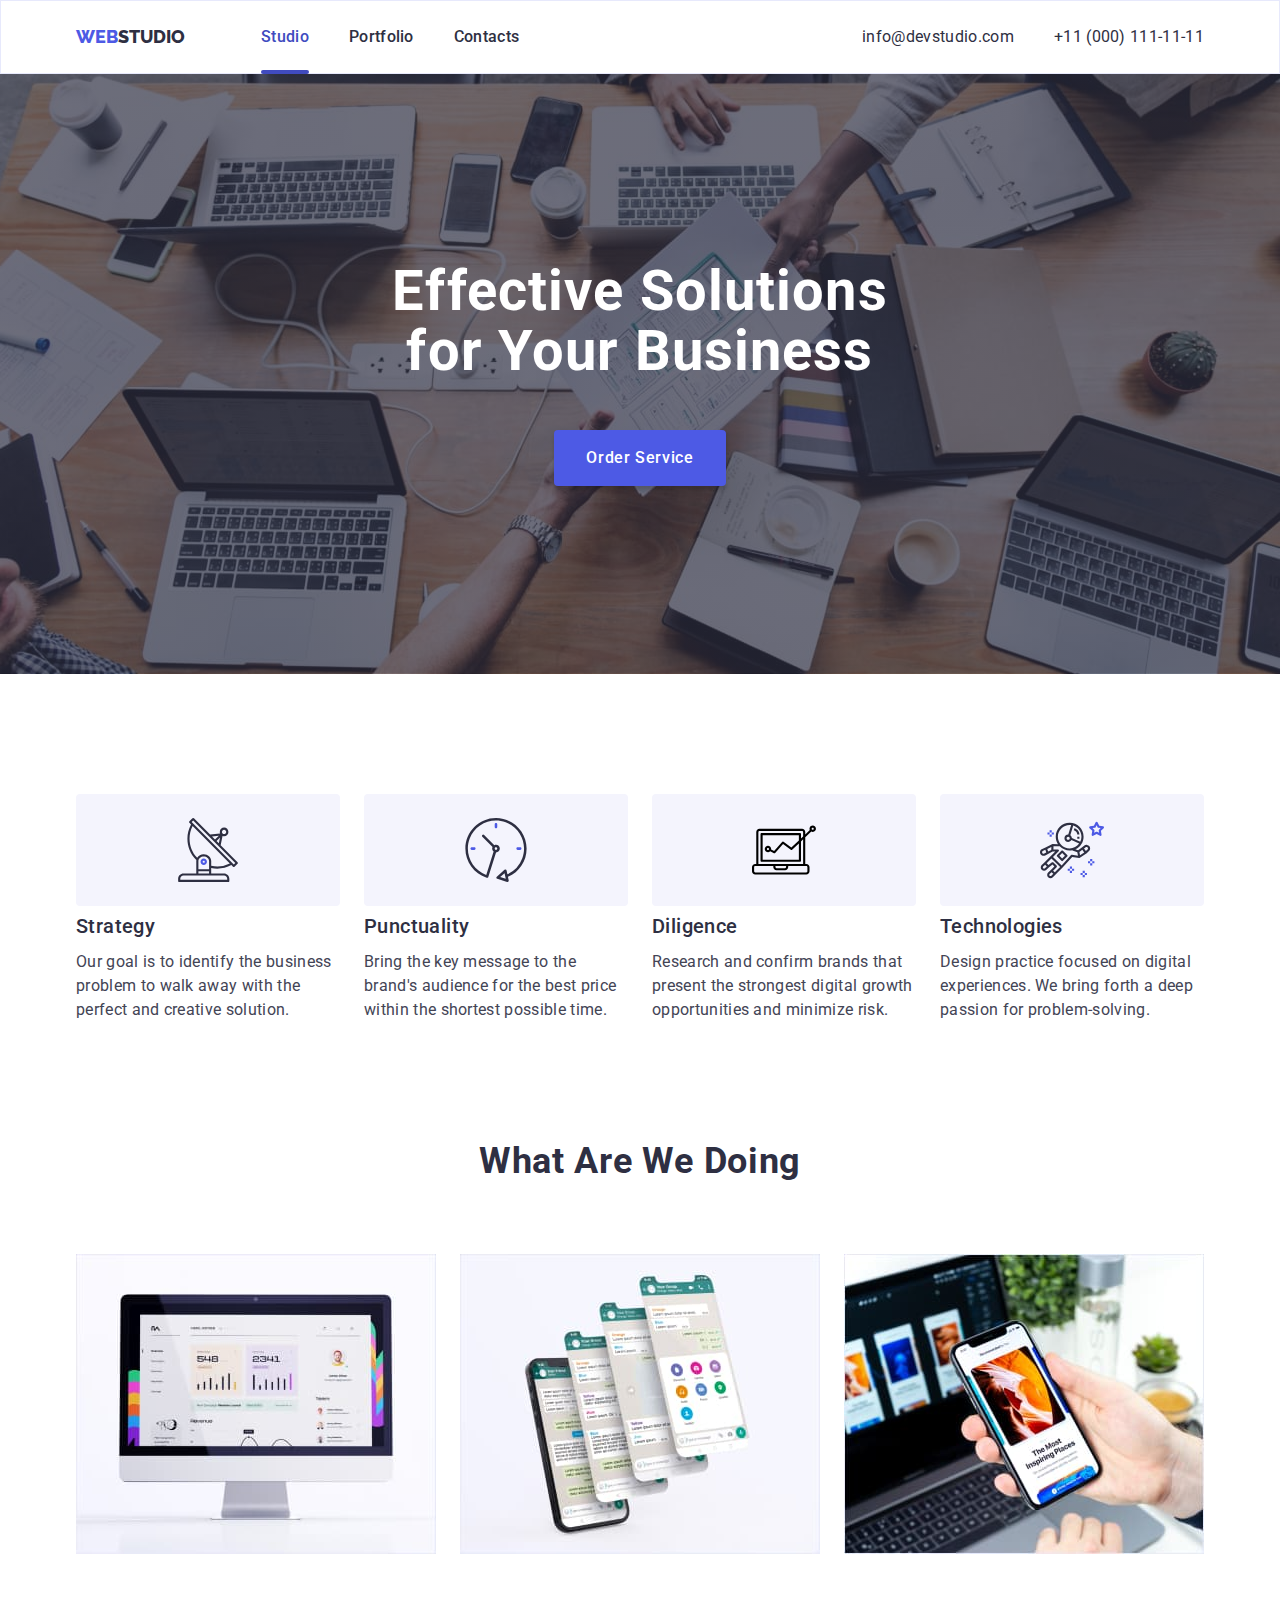
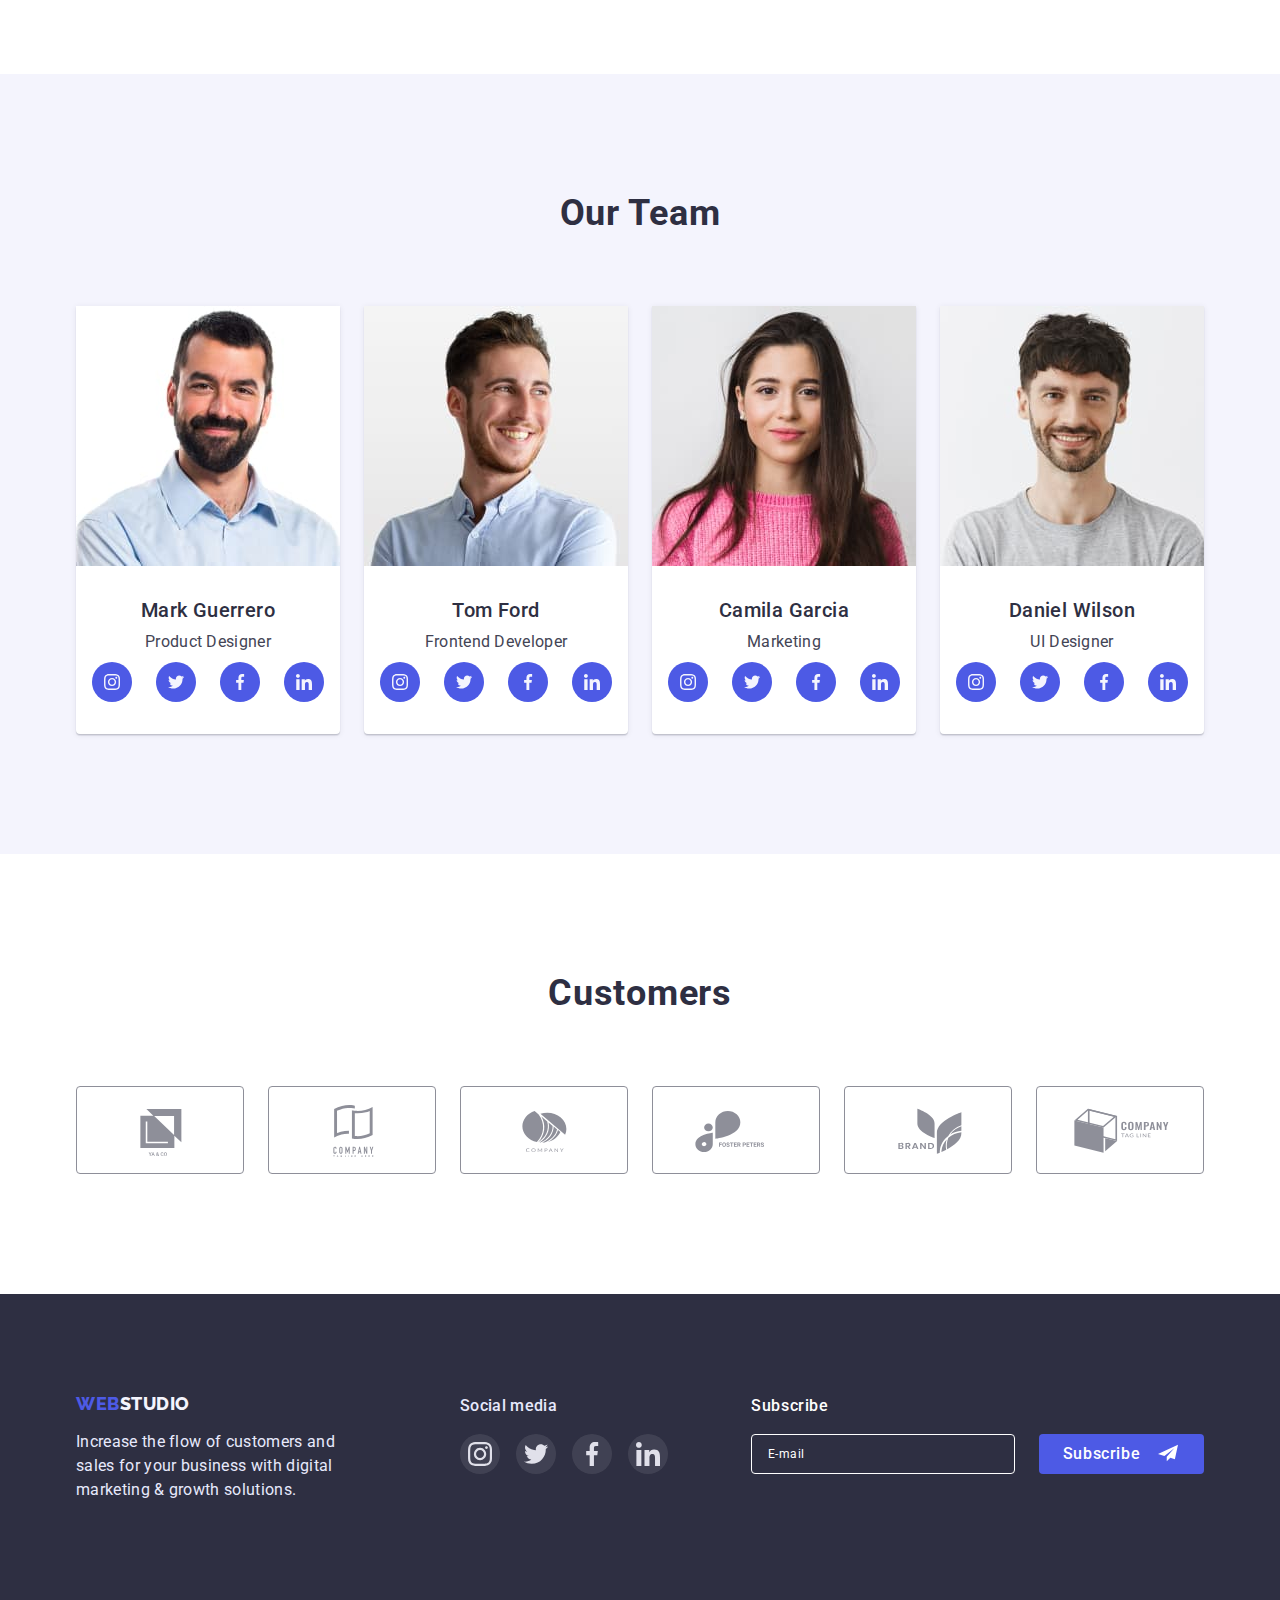
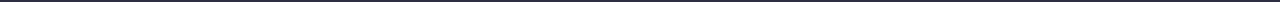
<file: index.html>
<!DOCTYPE html>
<html lang="en">

<head>
  <meta charset="UTF-8">
  <meta http-equiv="X-UA-Compatible" content="IE=edge">
  <meta name="viewport" content="width=device-width, initial-scale=1.0">
  <title>Document</title>
  <link rel="stylesheet" href="https://cdnjs.cloudflare.com/ajax/libs/modern-normalize/1.0.0/modern-normalize.min.css">


  <!-- fonts! -->
  <link rel="preconnect" href="https://fonts.googleapis.com">
  <link rel="preconnect" href="https://fonts.gstatic.com" crossorigin>
  <link
    href="https://fonts.googleapis.com/css2?family=Raleway:wght@800&family=Roboto:wght@100;400;500;700;900&display=swap"
    rel="stylesheet">
  <link rel="stylesheet" href="./css/styles.css">
</head>

<body>
  <header class="header">
    <div class="container header-container">
      <nav class="header-nav">
        <a href="./index.html" class="header-logo">Web<span>Studio</span></a>
        <ul class="header-ul">
          <li class="header-item"><a class="header-link active link" href="./index.html">Studio</a></li>
          <li class="header-item"><a class="header-link link " href="./portfolio.html">Portfolio</a></li>
          <li class="header-item"><a class="header-link link " href="">Contacts</a></li>
        </ul>
      </nav>
      <address class="address">
        <ul class="address-list">
          <li class="address-item"><a class="address-mail" href="mailto:info@devstudio.com">info@devstudio.com</a></li>
          <li class="address-item"><a class="address-tel" href="tel:+110001111111">+11 (000) 111-11-11</a></li>
        </ul>
      </address>
    </div>
  </header>
  <!--                     - Hero-                 -->
  <main>
    <!-- Section 1-->
    <section class="hero">
      <div class="container hero-container">
        <h1 class="hero-title">Effective Solutions for Your Business</h1>
        <button type="button" data-modal-open class="hero-button">Order Service</button>
      </div>

    </section>

    <!-- Section 2-->
    <section class="Advantages">
      <div class="container">
        <h2 class="adv-title visually-hidden">Advantages</h2>
        <ul class="advan-list">
          <li class="advlist-item">

            <div class="adv-icon">
              <svg class="adv-icon-space" width="64" height="64">
                <use href="./images/symbol-defs.svg#icon-antenna"></use>
              </svg>
            </div>
            <h3 class="Advantages-item">Strategy</h3>
            <p class="Advantages-desc">
              Our goal is to identify the business problem to walk away with the
              perfect and creative solution.
            </p>

          </li>
          <li class="advlist-item">
            <div class="adv-icon">
              <svg class="adv-icon-space" width="64" height="64">
                <use href="./images/symbol-defs.svg#icon-clock"></use>
              </svg>
            </div>
            <h3 class="Advantages-item">Punctuality</h3>
            <p class="Advantages-desc">
              Bring the key message to the brand's audience for the best price
              within the shortest possible time.
            </p>
          </li>
          <li class="advlist-item">
            <div class="adv-icon">
              <svg class="adv-icon-space" width="64" height="64">
                <use href="./images/symbol-defs.svg#icon-notebook"></use>
              </svg>
            </div>
            <h3 class="Advantages-item">Diligence</h3>
            <p class="Advantages-desc">
              Research and confirm brands that present the strongest digital
              growth opportunities and minimize risk.
            </p>
          </li>
          <li class="advlist-item">
            <div class="adv-icon">
              <svg class="adv-icon-space" width="64" height="64">
                <use href="./images/symbol-defs.svg#icon-astronaut"></use>
              </svg>
            </div>
            <h3 class="Advantages-item">Technologies</h3>
            <p class="Advantages-desc">
              Design practice focused on digital experiences. We bring forth a
              deep passion for problem-solving.
            </p>
          </li>
        </ul>

      </div>
    </section>

    <!-- Section 3-->
    <section class="product-container">
      <div class="container">
        <h2 class="product">What are we doing</h2>
        <ul class="product-list">
          <li class="product-item"><img src="./images/image-1.jpg" alt="Monitor" width="360"></li>
          <li class="product-item"><img src="./images/image-2.jpg" alt="Smartphone layers" width="360"></li>
          <li class="product-item"><img src="./images/image-3.jpg" alt="Smartphone" width="360"></li>
        </ul>
      </div>
    </section>

    <!-- Section 4-->
    <section class="ourteam">
      <div class="team-container container">
        <h2 class="team">Our Team</h2>
        <ul class="team-list">
          <li class="team-list-member">
            <img src="./images/OT1.jpg" alt="Mark Guerrero" width="264">
            <div class="team-item-text">
              <h3 class="team-member">Mark Guerrero</h3>
              <p class="team-position">Product Designer</p>
              <ul class="team-social-list">
                <li class="team-social-item">
                  <a class="team-social-link" href="">
                    <svg class="team-social-icon" width="16" height="16">
                      <use href="./images/symbol-defs.svg#icon-instagram"></use>
                    </svg>
                  </a>
                </li>
                <li class="team-social-item">
                  <a class="team-social-link" href="">
                    <svg class="team-social-icon" width="16" height="16">
                      <use href="./images/symbol-defs.svg#icon-twitter"></use>
                    </svg>
                  </a>
                </li>
                <li class="team-social-item">
                  <a class="team-social-link" href="">
                    <svg class="team-social-icon" width="16" height="16">
                      <use href="./images/symbol-defs.svg#icon-facebook"></use>
                    </svg>
                  </a>
                </li>
                <li class="team-social-item">
                  <a class="team-social-link" href="">
                    <svg class="team-social-icon" width="16" height="16">
                      <use href="./images/symbol-defs.svg#icon-linkedin"></use>
                    </svg>
                  </a>
                </li>
              </ul>
            </div>

          </li>
          <li class="team-list-member">
            <img src="./images/OT2.jpg" alt="Tom Ford" width="264">
            <div class="team-item-text">
              <h3 class="team-member">Tom Ford</h3>
              <p class="team-position">Frontend Developer</p>
              <ul class="team-social-list">
                <li class="team-social-item">
                  <a class="team-social-link" href="">
                    <svg class="team-social-icon" width="16" height="16">
                      <use href="./images/symbol-defs.svg#icon-instagram"></use>
                    </svg>
                  </a>
                </li>
                <li class="team-social-item">
                  <a class="team-social-link" href="">
                    <svg class="team-social-icon" width="16" height="16">
                      <use href="./images/symbol-defs.svg#icon-twitter"></use>
                    </svg>
                  </a>
                </li>
                <li class="team-social-item">
                  <a class="team-social-link" href="">
                    <svg class="team-social-icon" width="16" height="16">
                      <use href="./images/symbol-defs.svg#icon-facebook"></use>
                    </svg>
                  </a>
                </li>
                <li class="team-social-item">
                  <a class="team-social-link" href="">
                    <svg class="team-social-icon" width="16" height="16">
                      <use href="./images/symbol-defs.svg#icon-linkedin"></use>
                    </svg>
                  </a>
                </li>
              </ul>
            </div>
          </li>
          <li class="team-list-member">
            <img src="./images/OT3.jpg" alt="Camila Garcia" width="264">
            <div class="team-item-text">
              <h3 class="team-member">Camila Garcia</h3>
              <p class="team-position">Marketing</p>
              <ul class="team-social-list">
                <li class="team-social-item">
                  <a class="team-social-link" href="">
                    <svg class="team-social-icon" width="16" height="16">
                      <use href="./images/symbol-defs.svg#icon-instagram"></use>
                    </svg>
                  </a>
                </li>
                <li class="team-social-item">
                  <a class="team-social-link" href="">
                    <svg class="team-social-icon" width="16" height="16">
                      <use href="./images/symbol-defs.svg#icon-twitter"></use>
                    </svg>
                  </a>
                </li>
                <li class="team-social-item">
                  <a class="team-social-link" href="">
                    <svg class="team-social-icon" width="16" height="16">
                      <use href="./images/symbol-defs.svg#icon-facebook"></use>
                    </svg>
                  </a>
                </li>
                <li class="team-social-item">
                  <a class="team-social-link" href="">
                    <svg class="team-social-icon" width="16" height="16">
                      <use href="./images/symbol-defs.svg#icon-linkedin"></use>
                    </svg>
                  </a>
                </li>
              </ul>
            </div>
          </li>
          <li class="team-list-member">
            <img src="./images/OT4.jpg" alt="Daniel Wilson" width="264">
            <div class="team-item-text">
              <h3 class="team-member">Daniel Wilson</h3>
              <p class="team-position">UI Designer</p>
              <ul class="team-social-list">
                <li class="team-social-item">
                  <a class="team-social-link" href="">
                    <svg class="team-social-icon" width="16" height="16">
                      <use href="./images/symbol-defs.svg#icon-instagram"></use>
                    </svg>
                  </a>
                </li>
                <li class="team-social-item">
                  <a class="team-social-link" href="">
                    <svg class="team-social-icon" width="16" height="16">
                      <use href="./images/symbol-defs.svg#icon-twitter"></use>
                    </svg>
                  </a>
                </li>
                <li class="team-social-item">
                  <a class="team-social-link" href="">
                    <svg class="team-social-icon" width="16" height="16">
                      <use href="./images/symbol-defs.svg#icon-facebook"></use>
                    </svg>
                  </a>
                </li>
                <li class="team-social-item">
                  <a class="team-social-link" href="">
                    <svg class="team-social-icon" width="16" height="16">
                      <use href="./images/symbol-defs.svg#icon-linkedin"></use>
                    </svg>
                  </a>
                </li>
              </ul>
            </div>
          </li>
        </ul>
      </div>
    </section>
    <!--                          CUSTOMERS                    -->
    <section class="customers-section ">
      <div class="customers-container container">
        <h2 class="customers">Customers</h2>

        <ul class="customers-list">
          <li class="customers-item">
            <a class="customers-anc" href="#">
              <svg class="customers-icon">
                <use href="./images/symbol-defs.svg#icon-logo-1"></use>
              </svg>
            </a>

          </li>
          <li class="customers-item">
            <a class="customers-anc" href="#">
              <svg class="customers-icon">
                <use href="./images/symbol-defs.svg#icon-logo-2"></use>
              </svg>
            </a>
          </li>
          <li class="customers-item">
            <a class="customers-anc" href="#">
              <svg class="customers-icon">
                <use href="./images/symbol-defs.svg#icon-logo-3"></use>
              </svg>
            </a>
          </li>
          <li class="customers-item">
            <a class="customers-anc" href="#">
              <svg class="customers-icon">
                <use href="./images/symbol-defs.svg#icon-logo-4"></use>
              </svg>
            </a>
          </li>
          <li class="customers-item">
            <a class="customers-anc" href="#">
              <svg class="customers-icon">
                <use href="./images/symbol-defs.svg#icon-logo-5"></use>
              </svg>
            </a>
          </li>
          <li class="customers-item">
            <a class="customers-anc" href="">
              <svg class="customers-icon">
                <use href="./images/symbol-defs.svg#icon-logo-6"></use>
              </svg>
            </a>
          </li>
        </ul>
      </div>
    </section>
  </main>

  <footer class="footer">
    <div class="footer-container container">
      <div class="footer-container-logo">
        <a href="./index.html" class="footer-logo">Web<span>Studio</span></a>
        <p class="footer-desc">Increase the flow of customers and sales for your business with
          digital marketing &
          growth solutions.</p>
      </div>

      <div class="social-media">
        <p class="footer-social-title">Social media</p>
        <ul class="social-list">
          <li class="social-item">
            <a class="social-link" href="">
              <svg class="social-icon" width="24" height="24">
                <use href="./images/symbol-defs.svg#icon-instagram">
                </use>
              </svg>
            </a>
          </li>
          <li class="social-item">
            <a class="social-link" href="">
              <svg class="social-icon" width="24" height="24">
                <use href="./images/symbol-defs.svg#icon-twitter"></use>
              </svg>
            </a>
          </li>
          <li class="social-item">
            <a class="social-link" href="">
              <svg class="social-icon" width="24" height="24">
                <use href="./images/symbol-defs.svg#icon-facebook"></use>
              </svg>
            </a>
          </li>
          <li class="social-item">
            <a class="social-link" href="">
              <svg class="social-icon" width="24" height="24">
                <use href="./images/symbol-defs.svg#icon-linkedin"></use>
              </svg>
            </a>
          </li>

        </ul>
      </div>
      <!--                      footer form                        -->
      <div class="form-box">
        <p class="subs-title">Subscribe</p>


        <form class="form-fields form-footer">


          <input type="email" class="email-foot" aria-label="email" name="username" id="email-foot"
            placeholder="E-mail" />



          <button type="submit" class="subscribe-but">Subscribe<svg class="icon-send" width="24" height="20">
              <use href="./images/icons.svg#icon-send"></use>
            </svg>
          </button>

        </form>

      </div>
    </div>


  </footer>

  <div class="backdrop is-hidden" data-modal>
    <div class="modal">
      <button class="x-button" data-modal-close type="button">
        <svg class="x-icon" width="8" height="8">
          <use href="./images/x-sign.svg#vector"></use>
        </svg>
      </button>

      <p class="form-title">Leave your contacts and we will call you back</p>

      <form action="#" class="modal-form form">
        <div class="form-input">
          <label class="form-label">
            Name
            <span class="form-span">
              <input type="text" name="user" required class="form-item" />
              <svg class="icon-form" width="18px" height="18px">
                <use href="./images/icons.svg#icon-user"></use>
              </svg>
            </span>
          </label>
        </div>
        <div class="form-input">
          <label class="form-label">
            Phone
            <span class="form-span">
              <input type="tel" name="phone" required class="form-item" />
              <svg class="icon-form" width="18" height="24">
                <use href="./images/icons.svg#icon-phone"></use>
              </svg>
            </span>
          </label>
        </div>

        <div class="form-input">
          <label class="form-label">
            Email
            <span class="form-span">
              <input name="email" required class="form-item" />
              <svg class="icon-form" width="18" height="24">
                <use href="./images/icons.svg#icon-email"></use>
              </svg>
            </span>
          </label>
        </div>

        <div class="form-input-cb">
          <label class="form-label">
            Comment
            <textarea name="comment" class="form-item-area" placeholder="Text input"></textarea>

          </label>
        </div>

        <div class="form-input">

          <input type="checkbox" class="form-privacy visually-hidden" name="privacy" id="privacy" />
          <label class="form-checkbox" for="privacy">
            <span>
              <svg class="icon-check" width="12" height="10">
                <use href="./images/icons.svg#icon-check"></use>
              </svg></span>
            I accept the terms and conditions of the&nbsp;<a class="privacy" href="#">Privacy Policy</a></label>
        </div>

        <button type="submit" class="send-button">Send</button>



      </form>
    </div>
  </div>
  <script src="./js/modal.js"></script>
</body>

</html>
</file>
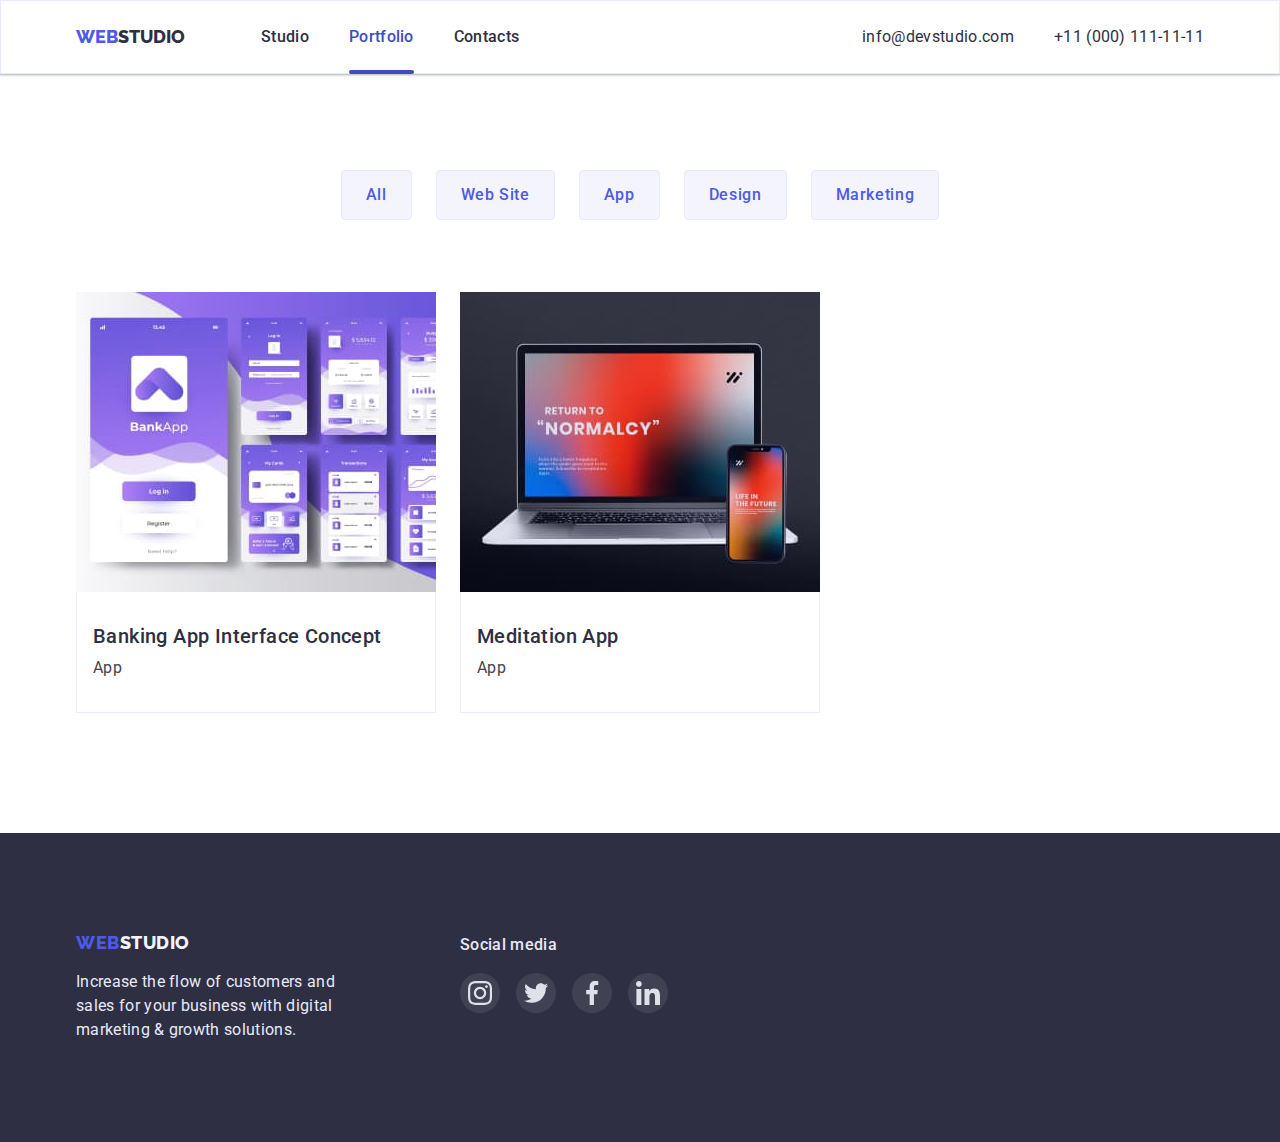
<file: app.html>
<!DOCTYPE html>
<html lang="en">

<head>
    <meta charset="UTF-8">
    <meta http-equiv="X-UA-Compatible" content="IE=edge">
    <meta name="viewport" content="width=device-width, initial-scale=1.0">
    <title>Document</title>
    <link rel="stylesheet"
        href="https://cdnjs.cloudflare.com/ajax/libs/modern-normalize/1.0.0/modern-normalize.min.css">


    <!-- fonts! -->
    <link rel="preconnect" href="https://fonts.googleapis.com">
    <link rel="preconnect" href="https://fonts.gstatic.com" crossorigin>
    <link
        href="https://fonts.googleapis.com/css2?family=Raleway:wght@800&family=Roboto:wght@100;400;500;700;900&display=swap"
        rel="stylesheet">
    <link rel="stylesheet" href="./css/styles.css">
</head>

<body>
    <header class="header">
        <div class="container header-container">
            <nav class="header-nav">
                <a href="./index.html" class="header-logo">Web<span>Studio</span></a>
                <ul class="header-ul">
                    <li class="header-item"><a class="header-link link" href="./index.html">Studio</a></li>
                    <li class="header-item"><a class="header-link active link" href="./portfolio.html">Portfolio</a>
                    </li>
                    <li class="header-item"><a class="header-link link" href="">Contacts</a></li>
                </ul>
            </nav>
            <address class="address">
                <ul class="address-list">
                    <li class="address-item"><a class="address-mail"
                            href="mailto:info@devstudio.com">info@devstudio.com</a>
                    </li>
                    <li class="address-item"><a class="address-tel" href="tel:+110001111111">+11 (000) 111-11-11</a>
                    </li>
                </ul>
            </address>
        </div>
    </header>

    <!-- Hero-->

    <main>
        <!-- Section 1-->
        <section class="portfolio">
            <div class="container pf-container">
                <h1 class="portfolio-title visually-hidden">Product`s list</h1>
                <ul class="button-list">
                    <li><a href="./portfolio.html"><button type="button" class="button-item">All</button></a> </li>
                    <li><a href="./website.html"><button type="button" class="button-item">Web Site</button></a></li>
                    <li><a href="./app.html"><button type="button" class="button-item">App</button></a></li>
                    <li><a href="./design.html"><button type="button" class="button-item">Design</button></a></li>
                    <li><a href="./marketing.html"><button type="button" class="button-item">Marketing</button></a>
                    </li>
                </ul>
                <ul class="portfolio-list">
                    <li class="portfolio-item list">
                        <a class="portfolio-anc" href="#">
                            <div class="pf-top-wrap">
                                <img class="pf-img" src="./images/pf-1.jpg" alt="Banking App Interface Concept"
                                    width="360">
                                <p class="pf-text-overlay">14 Stylish and User-Friendly App Design Concepts · Task
                                    Manager
                                    App · Calorie Tracker App
                                    · Exotic Fruit Ecommerce App ·
                                    Cloud Storage App</p>
                            </div>
                            <div class="pf-item-text">
                                <h2 class="portfolio-subtitle">Banking App Interface Concept</h2>
                                <p class="portfolio-desc">App</p>
                            </div>

                        </a>
                    </li>

                    <li class="portfolio-item list">
                        <a class="portfolio-anc" href="">
                            <div class="pf-top-wrap">
                                <img class="pf-img" src=" ./images/pf-3.jpg" alt="Meditation App" width="360">
                                <p class="pf-text-overlay">14 Stylish and User-Friendly App Design Concepts · Task
                                    Manager
                                    App · Calorie Tracker App
                                    · Exotic Fruit Ecommerce App ·
                                    Cloud Storage App</p>
                            </div>
                            <div class="pf-item-text">
                                <h2 class="portfolio-subtitle">Meditation App</h2>
                                <p class="portfolio-desc">App</p>
                            </div>
                        </a>
                    </li>

                </ul>
            </div>
        </section>
    </main>

    <footer class="footer">
        <div class="footer-container container">
            <div class="footer-container-logo">
                <a href="./index.html" class="footer-logo">Web<span>Studio</span></a>
                <p class="footer-desc">Increase the flow of customers and sales for your business with
                    digital marketing &
                    growth solutions.</p>
            </div>

            <div class="social-media">
                <p class="footer-social-title">Social media</p>
                <ul class="social-list">
                    <li class="social-item">
                        <a class="social-link" href="">
                            <svg class="social-icon" width="24" height="24">
                                <use href="./images/symbol-defs.svg#icon-instagram">
                                </use>
                            </svg>
                        </a>
                    </li>
                    <li class="social-item">
                        <a class="social-link" href="">
                            <svg class="social-icon" width="24" height="24">
                                <use href="./images/symbol-defs.svg#icon-twitter"></use>
                            </svg>
                        </a>
                    </li>
                    <li class="social-item">
                        <a class="social-link" href="">
                            <svg class="social-icon" width="24" height="24">
                                <use href="./images/symbol-defs.svg#icon-facebook"></use>
                            </svg>
                        </a>
                    </li>
                    <li class="social-item">
                        <a class="social-link" href="">
                            <svg class="social-icon" width="24" height="24">
                                <use href="./images/symbol-defs.svg#icon-linkedin"></use>
                            </svg>
                        </a>
                    </li>

                </ul>
            </div>

        </div>
    </footer>
</body>

</html>
</file>
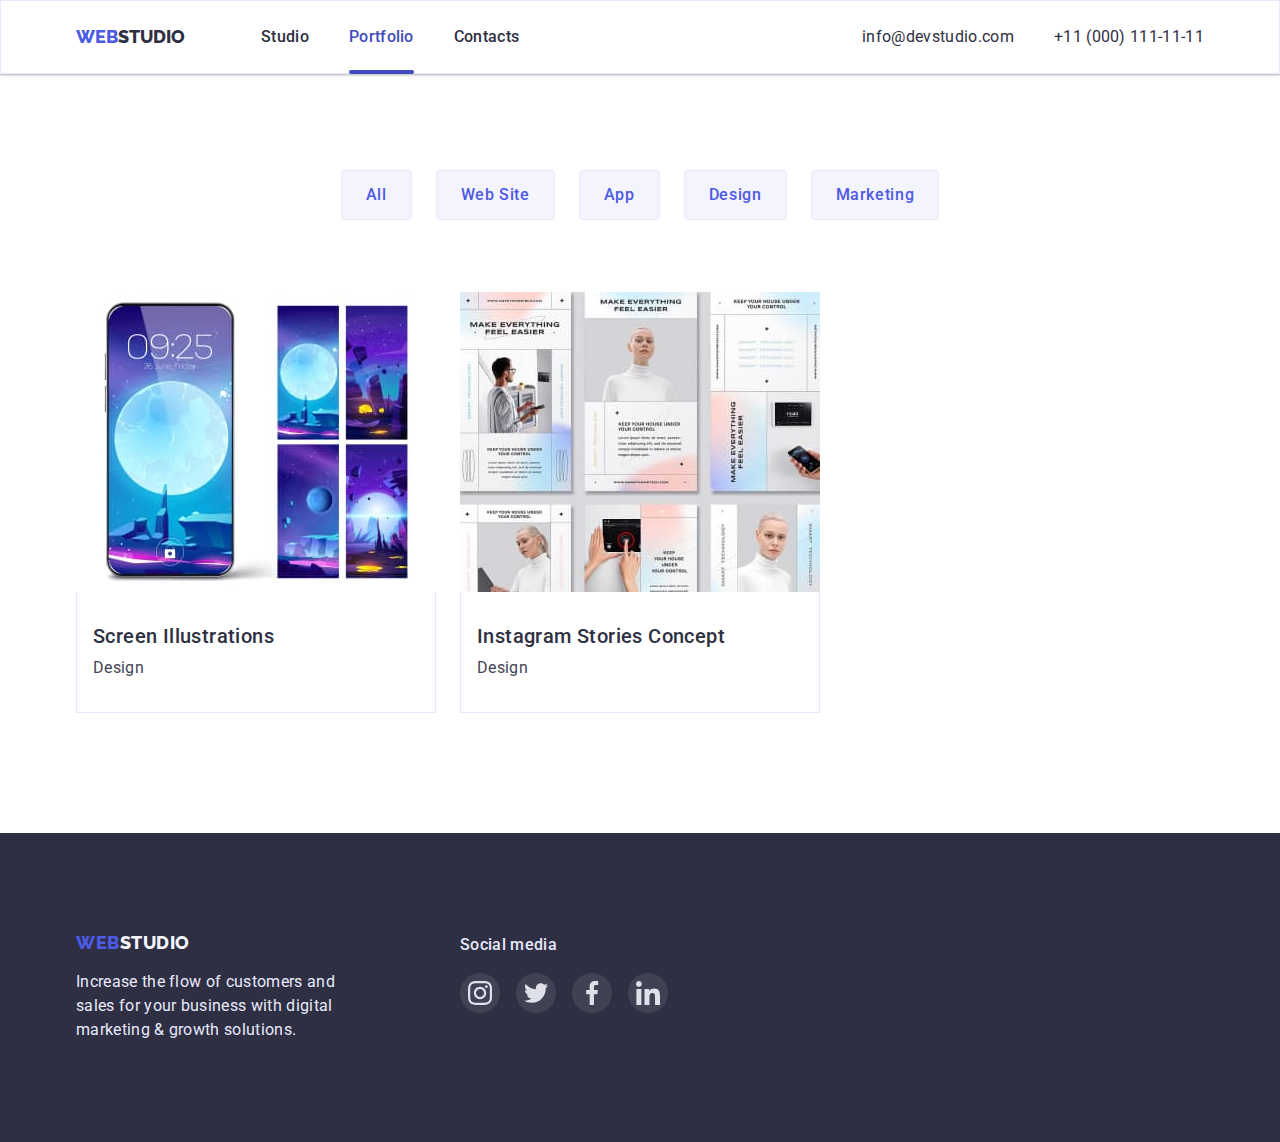
<file: design.html>
<!DOCTYPE html>
<html lang="en">

<head>
    <meta charset="UTF-8">
    <meta http-equiv="X-UA-Compatible" content="IE=edge">
    <meta name="viewport" content="width=device-width, initial-scale=1.0">
    <title>Document</title>
    <link rel="stylesheet"
        href="https://cdnjs.cloudflare.com/ajax/libs/modern-normalize/1.0.0/modern-normalize.min.css">


    <!-- fonts! -->
    <link rel="preconnect" href="https://fonts.googleapis.com">
    <link rel="preconnect" href="https://fonts.gstatic.com" crossorigin>
    <link
        href="https://fonts.googleapis.com/css2?family=Raleway:wght@800&family=Roboto:wght@100;400;500;700;900&display=swap"
        rel="stylesheet">
    <link rel="stylesheet" href="./css/styles.css">
</head>

<body>
    <header class="header">
        <div class="container header-container">
            <nav class="header-nav">
                <a href="./index.html" class="header-logo">Web<span>Studio</span></a>
                <ul class="header-ul">
                    <li class="header-item"><a class="header-link link" href="./index.html">Studio</a></li>
                    <li class="header-item"><a class="header-link active link" href="./portfolio.html">Portfolio</a>
                    </li>
                    <li class="header-item"><a class="header-link link" href="">Contacts</a></li>
                </ul>
            </nav>
            <address class="address">
                <ul class="address-list">
                    <li class="address-item"><a class="address-mail"
                            href="mailto:info@devstudio.com">info@devstudio.com</a>
                    </li>
                    <li class="address-item"><a class="address-tel" href="tel:+110001111111">+11 (000) 111-11-11</a>
                    </li>
                </ul>
            </address>
        </div>
    </header>

    <!-- Hero-->

    <main>
        <!-- Section 1-->
        <section class="portfolio">
            <div class="container pf-container">
                <h1 class="portfolio-title visually-hidden">Product`s list</h1>
                <ul class="button-list">
                    <li><a href="./portfolio.html"><button type="button" class="button-item">All</button></a> </li>
                    <li><a href="./website.html"><button type="button" class="button-item">Web Site</button></a></li>
                    <li><a href="./app.html"><button type="button" class="button-item">App</button></a></li>
                    <li><a href="./design.html"><button type="button" class="button-item">Design</button></a></li>
                    <li><a href="./marketing.html"><button type="button" class="button-item">Marketing</button></a>
                    </li>
                </ul>
                <ul class="portfolio-list">

                    <li class="portfolio-item list">
                        <a class="portfolio-anc" href="">
                            <div class="pf-top-wrap">
                                <img class="pf-img" src=" ./images/pf-5.jpg" alt="Screen Illustrations" width="360">
                                <p class="pf-text-overlay">14 Stylish and User-Friendly App Design Concepts · Task
                                    Manager
                                    App · Calorie Tracker App
                                    · Exotic Fruit Ecommerce App ·
                                    Cloud Storage App</p>
                            </div>
                            <div class="pf-item-text">
                                <h2 class="portfolio-subtitle">Screen Illustrations</h2>
                                <p class="portfolio-desc">Design</p>
                            </div>
                        </a>
                    </li>

                    <li class="portfolio-item list">
                        <a class="portfolio-anc" href="">
                            <div class="pf-top-wrap">
                                <img class="pf-img" src=" ./images/pf-7.jpg" alt="Instagram Stories Concept"
                                    width="360">
                                <p class="pf-text-overlay">14 Stylish and User-Friendly App Design Concepts · Task
                                    Manager
                                    App · Calorie Tracker App
                                    · Exotic Fruit Ecommerce App ·
                                    Cloud Storage App</p>
                            </div>
                            <div class="pf-item-text">
                                <h2 class="portfolio-subtitle">Instagram Stories Concept</h2>
                                <p class="portfolio-desc">Design</p>
                            </div>
                        </a>
                    </li>

                </ul>
            </div>
        </section>
    </main>

    <footer class="footer">
        <div class="footer-container container">
            <div class="footer-container-logo">
                <a href="./index.html" class="footer-logo">Web<span>Studio</span></a>
                <p class="footer-desc">Increase the flow of customers and sales for your business with
                    digital marketing &
                    growth solutions.</p>
            </div>

            <div class="social-media">
                <p class="footer-social-title">Social media</p>
                <ul class="social-list">
                    <li class="social-item">
                        <a class="social-link" href="">
                            <svg class="social-icon" width="24" height="24">
                                <use href="./images/symbol-defs.svg#icon-instagram">
                                </use>
                            </svg>
                        </a>
                    </li>
                    <li class="social-item">
                        <a class="social-link" href="">
                            <svg class="social-icon" width="24" height="24">
                                <use href="./images/symbol-defs.svg#icon-twitter"></use>
                            </svg>
                        </a>
                    </li>
                    <li class="social-item">
                        <a class="social-link" href="">
                            <svg class="social-icon" width="24" height="24">
                                <use href="./images/symbol-defs.svg#icon-facebook"></use>
                            </svg>
                        </a>
                    </li>
                    <li class="social-item">
                        <a class="social-link" href="">
                            <svg class="social-icon" width="24" height="24">
                                <use href="./images/symbol-defs.svg#icon-linkedin"></use>
                            </svg>
                        </a>
                    </li>

                </ul>
            </div>

        </div>
    </footer>
</body>

</html>
</file>
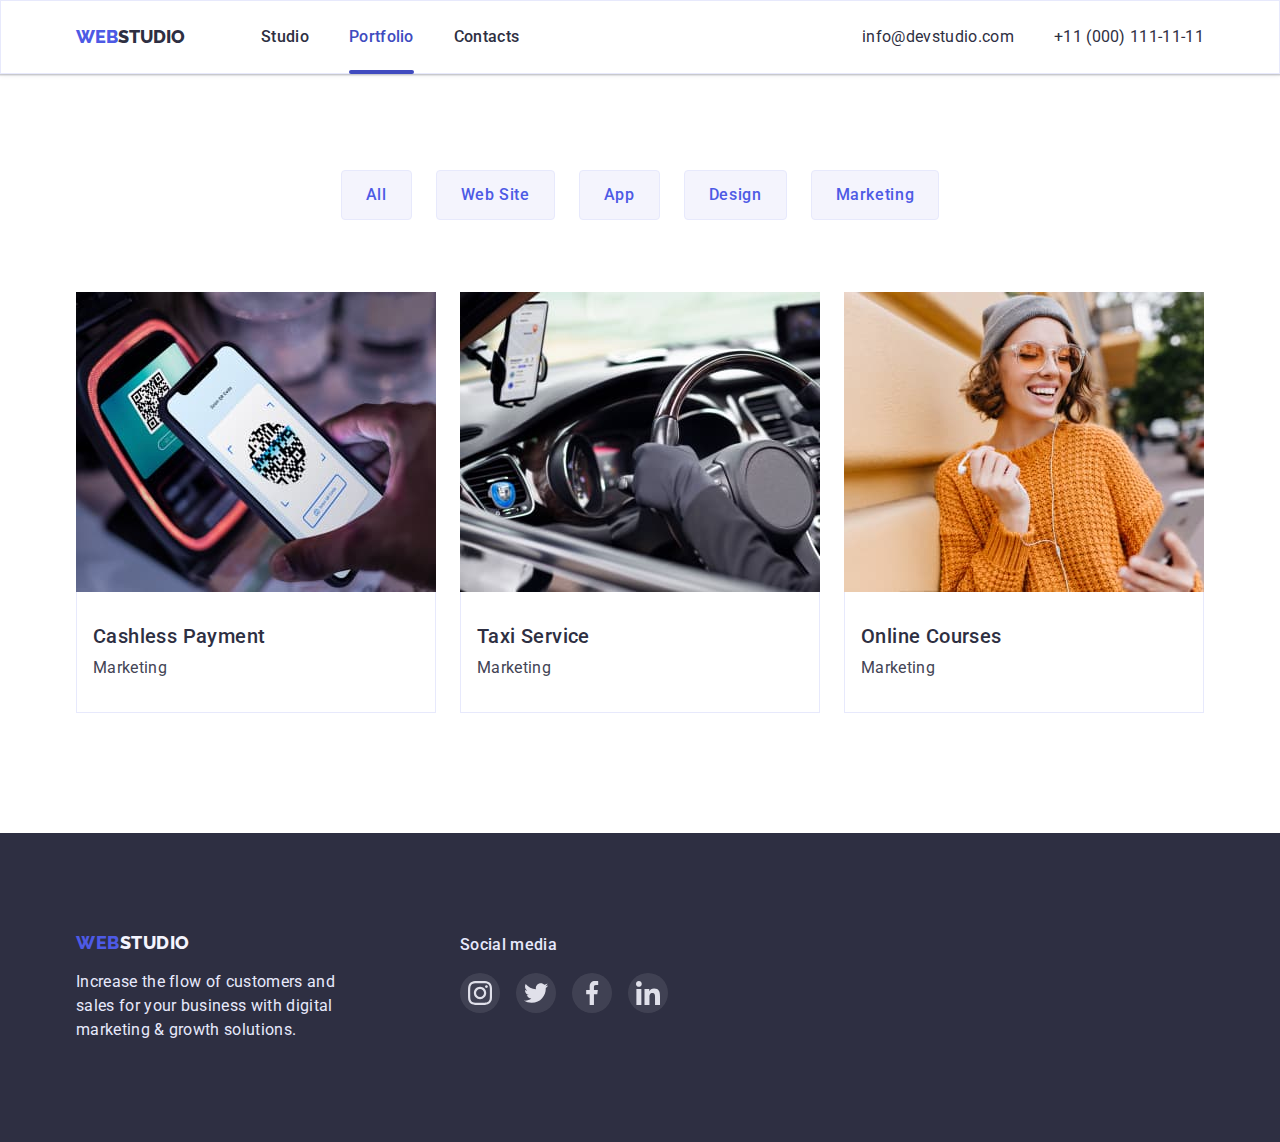
<file: marketing.html>
<!DOCTYPE html>
<html lang="en">

<head>
    <meta charset="UTF-8">
    <meta http-equiv="X-UA-Compatible" content="IE=edge">
    <meta name="viewport" content="width=device-width, initial-scale=1.0">
    <title>Document</title>
    <link rel="stylesheet"
        href="https://cdnjs.cloudflare.com/ajax/libs/modern-normalize/1.0.0/modern-normalize.min.css">


    <!-- fonts! -->
    <link rel="preconnect" href="https://fonts.googleapis.com">
    <link rel="preconnect" href="https://fonts.gstatic.com" crossorigin>
    <link
        href="https://fonts.googleapis.com/css2?family=Raleway:wght@800&family=Roboto:wght@100;400;500;700;900&display=swap"
        rel="stylesheet">
    <link rel="stylesheet" href="./css/styles.css">
</head>

<body>
    <header class="header">
        <div class="container header-container">
            <nav class="header-nav">
                <a href="./index.html" class="header-logo">Web<span>Studio</span></a>
                <ul class="header-ul">
                    <li class="header-item"><a class="header-link link" href="./index.html">Studio</a></li>
                    <li class="header-item"><a class="header-link active link" href="./portfolio.html">Portfolio</a>
                    </li>
                    <li class="header-item"><a class="header-link link" href="">Contacts</a></li>
                </ul>
            </nav>
            <address class="address">
                <ul class="address-list">
                    <li class="address-item"><a class="address-mail"
                            href="mailto:info@devstudio.com">info@devstudio.com</a>
                    </li>
                    <li class="address-item"><a class="address-tel" href="tel:+110001111111">+11 (000) 111-11-11</a>
                    </li>
                </ul>
            </address>
        </div>
    </header>

    <!-- Hero-->

    <main>
        <!-- Section 1-->
        <section class="portfolio">
            <div class="container pf-container">
                <h1 class="portfolio-title visually-hidden">Product`s list</h1>
                <ul class="button-list">
                    <li><a href="./portfolio.html"><button type="button" class="button-item">All</button></a> </li>
                    <li><a href="./website.html"><button type="button" class="button-item">Web Site</button></a></li>
                    <li><a href="./app.html"><button type="button" class="button-item">App</button></a></li>
                    <li><a href="./design.html"><button type="button" class="button-item">Design</button></a></li>
                    <li><a href="./marketing.html"><button type="button" class="button-item">Marketing</button></a>
                    </li>
                </ul>
                <ul class="portfolio-list">

                    <li class="portfolio-item list">
                        <a class="portfolio-anc" href="">
                            <div class="pf-top-wrap">
                                <img class="pf-img" src=" ./images/pf-2.jpg" alt="Cashless Payment" width="360">
                                <p class="pf-text-overlay">14 Stylish and User-Friendly App Design Concepts · Task
                                    Manager
                                    App · Calorie Tracker App
                                    · Exotic Fruit Ecommerce App ·
                                    Cloud Storage App</p>
                            </div>
                            <div class="pf-item-text">
                                <h2 class="portfolio-subtitle">Cashless Payment</h2>
                                <p class="portfolio-desc">Marketing</p>
                            </div>
                        </a>
                    </li>

                    <li class="portfolio-item list">
                        <a class="portfolio-anc" href="">
                            <div class="pf-top-wrap">
                                <img class="pf-img" src=" ./images/pf-4.jpg" alt="Taxi Service" width="360">
                                <p class="pf-text-overlay">14 Stylish and User-Friendly App Design Concepts · Task
                                    Manager
                                    App · Calorie Tracker App
                                    · Exotic Fruit Ecommerce App ·
                                    Cloud Storage App</p>
                            </div>
                            <div class="pf-item-text">
                                <h2 class="portfolio-subtitle">Taxi Service</h2>
                                <p class="portfolio-desc">Marketing</p>
                            </div>
                        </a>
                    </li>

                    <li class="portfolio-item list">
                        <a class="portfolio-anc" href="">
                            <div class="pf-top-wrap">
                                <img class="pf-img" src=" ./images/pf-6.jpg" alt="Online Courses" width="360">
                                <p class="pf-text-overlay">14 Stylish and User-Friendly App Design Concepts · Task
                                    Manager
                                    App · Calorie Tracker App
                                    · Exotic Fruit Ecommerce App ·
                                    Cloud Storage App</p>
                            </div>
                            <div class="pf-item-text">
                                <h2 class="portfolio-subtitle">Online Courses</h2>
                                <p class="portfolio-desc">Marketing</p>
                            </div>
                        </a>
                    </li>

                </ul>
            </div>
        </section>
    </main>

    <footer class="footer">
        <div class="footer-container container">
            <div class="footer-container-logo">
                <a href="./index.html" class="footer-logo">Web<span>Studio</span></a>
                <p class="footer-desc">Increase the flow of customers and sales for your business with
                    digital marketing &
                    growth solutions.</p>
            </div>

            <div class="social-media">
                <p class="footer-social-title">Social media</p>
                <ul class="social-list">
                    <li class="social-item">
                        <a class="social-link" href="">
                            <svg class="social-icon" width="24" height="24">
                                <use href="./images/symbol-defs.svg#icon-instagram">
                                </use>
                            </svg>
                        </a>
                    </li>
                    <li class="social-item">
                        <a class="social-link" href="">
                            <svg class="social-icon" width="24" height="24">
                                <use href="./images/symbol-defs.svg#icon-twitter"></use>
                            </svg>
                        </a>
                    </li>
                    <li class="social-item">
                        <a class="social-link" href="">
                            <svg class="social-icon" width="24" height="24">
                                <use href="./images/symbol-defs.svg#icon-facebook"></use>
                            </svg>
                        </a>
                    </li>
                    <li class="social-item">
                        <a class="social-link" href="">
                            <svg class="social-icon" width="24" height="24">
                                <use href="./images/symbol-defs.svg#icon-linkedin"></use>
                            </svg>
                        </a>
                    </li>

                </ul>
            </div>

        </div>
    </footer>
</body>

</html>
</file>
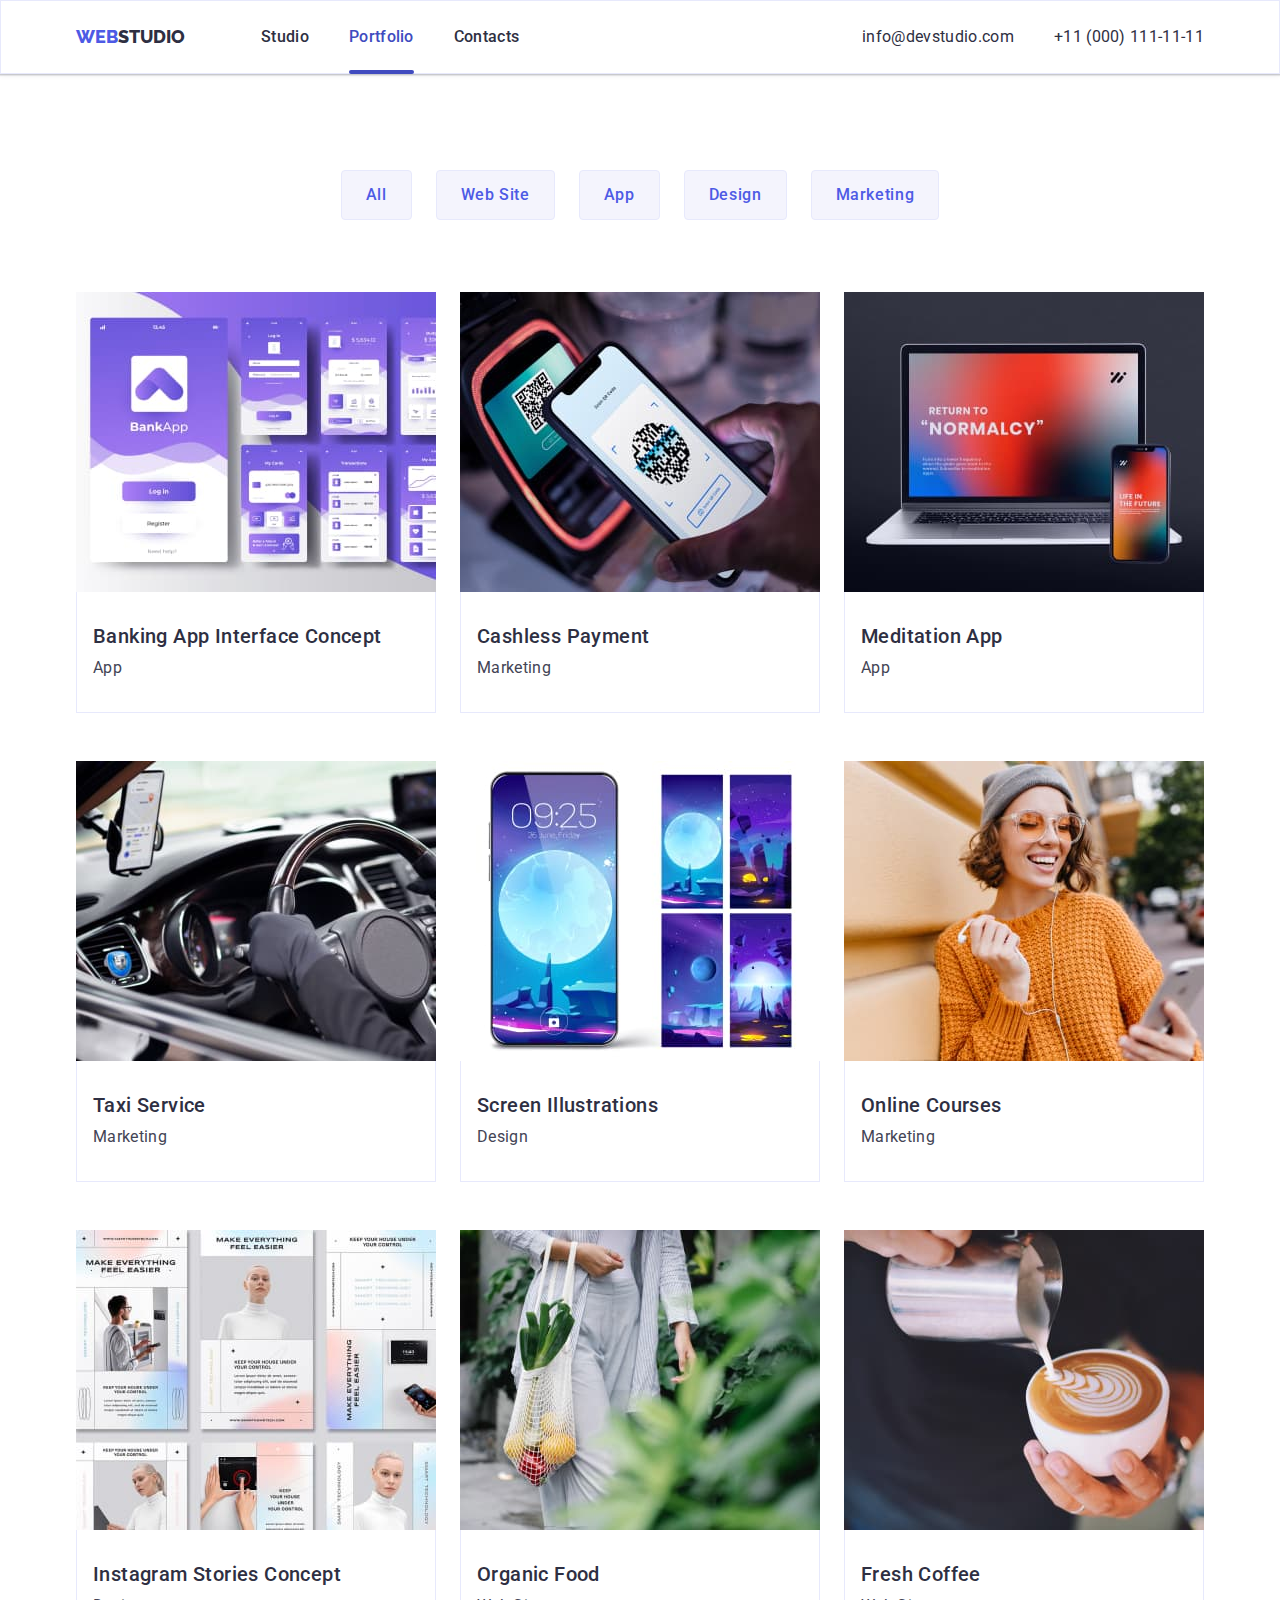
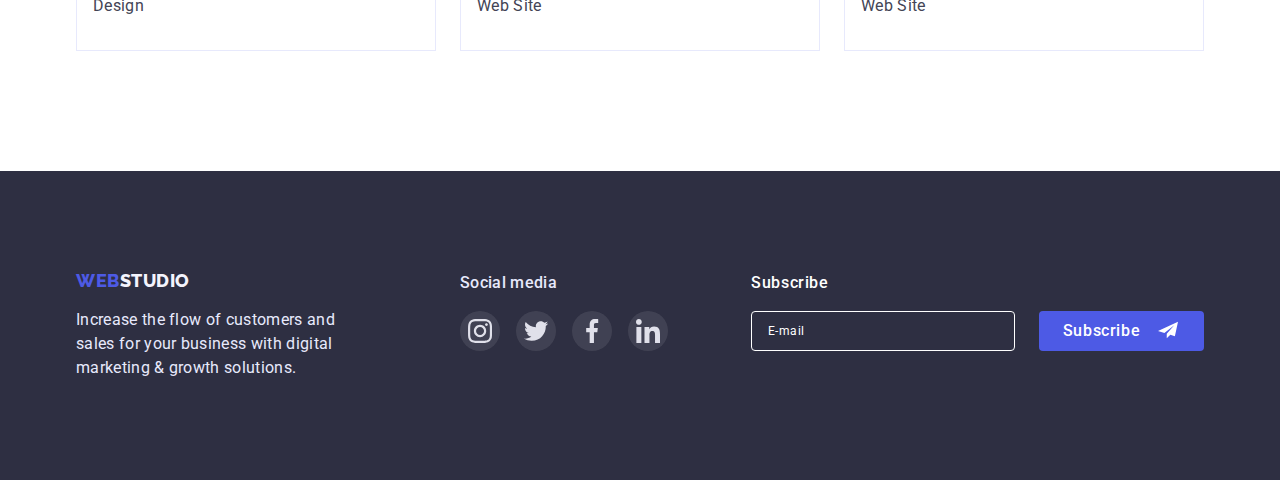
<file: portfolio.html>
<!DOCTYPE html>
<html lang="en">

<head>
    <meta charset="UTF-8">
    <meta http-equiv="X-UA-Compatible" content="IE=edge">
    <meta name="viewport" content="width=device-width, initial-scale=1.0">
    <title>Document</title>
    <link rel="stylesheet"
        href="https://cdnjs.cloudflare.com/ajax/libs/modern-normalize/1.0.0/modern-normalize.min.css">


    <!-- fonts! -->
    <link rel="preconnect" href="https://fonts.googleapis.com">
    <link rel="preconnect" href="https://fonts.gstatic.com" crossorigin>
    <link
        href="https://fonts.googleapis.com/css2?family=Raleway:wght@800&family=Roboto:wght@100;400;500;700;900&display=swap"
        rel="stylesheet">
    <link rel="stylesheet" href="./css/styles.css">
</head>

<body>
    <header class="header">
        <div class="container header-container">
            <nav class="header-nav">
                <a href="./index.html" class="header-logo">Web<span>Studio</span></a>
                <ul class="header-ul">
                    <li class="header-item"><a class="header-link link" href="./index.html">Studio</a></li>
                    <li class="header-item"><a class="header-link active link" href="./portfolio.html">Portfolio</a>
                    </li>
                    <li class="header-item"><a class="header-link link" href="">Contacts</a></li>
                </ul>
            </nav>
            <address class="address">
                <ul class="address-list">
                    <li class="address-item"><a class="address-mail"
                            href="mailto:info@devstudio.com">info@devstudio.com</a>
                    </li>
                    <li class="address-item"><a class="address-tel" href="tel:+110001111111">+11 (000) 111-11-11</a>
                    </li>
                </ul>
            </address>
        </div>
    </header>

    <!-- Hero-->

    <main>
        <!-- Section 1-->
        <section class="portfolio">
            <div class="container pf-container">
                <h1 class="portfolio-title visually-hidden">Product`s list</h1>
                <ul class="button-list">
                    <li><a href="./portfolio.html"><button type="button" class="button-item">All</button></a> </li>
                    <li><a href="./website.html"><button type="button" class="button-item">Web Site</button></a></li>
                    <li><a href="./app.html"><button type="button" class="button-item">App</button></a></li>
                    <li><a href="./design.html"><button type="button" class="button-item">Design</button></a></li>
                    <li><a href="./marketing.html"><button type="button" class="button-item">Marketing</button></a>
                    </li>
                </ul>
                <ul class="portfolio-list">
                    <li class="portfolio-item list">
                        <a class="portfolio-anc" href="#">
                            <div class="pf-top-wrap">
                                <img class="pf-img" src="./images/pf-1.jpg" alt="Banking App Interface Concept"
                                    width="360">
                                <p class="pf-text-overlay">14 Stylish and User-Friendly App Design Concepts · Task
                                    Manager
                                    App · Calorie Tracker App
                                    · Exotic Fruit Ecommerce App ·
                                    Cloud Storage App</p>
                            </div>
                            <div class="pf-item-text">
                                <h2 class="portfolio-subtitle">Banking App Interface Concept</h2>
                                <p class="portfolio-desc">App</p>
                            </div>

                        </a>
                    </li>
                    <li class="portfolio-item list">
                        <a class="portfolio-anc" href="">
                            <div class="pf-top-wrap">
                                <img class="pf-img" src=" ./images/pf-2.jpg" alt="Cashless Payment" width="360">
                                <p class="pf-text-overlay">14 Stylish and User-Friendly App Design Concepts · Task
                                    Manager
                                    App · Calorie Tracker App
                                    · Exotic Fruit Ecommerce App ·
                                    Cloud Storage App</p>
                            </div>
                            <div class="pf-item-text">
                                <h2 class="portfolio-subtitle">Cashless Payment</h2>
                                <p class="portfolio-desc">Marketing</p>
                            </div>
                        </a>
                    </li>
                    <li class="portfolio-item list">
                        <a class="portfolio-anc" href="">
                            <div class="pf-top-wrap">
                                <img class="pf-img" src=" ./images/pf-3.jpg" alt="Meditation App" width="360">
                                <p class="pf-text-overlay">14 Stylish and User-Friendly App Design Concepts · Task
                                    Manager
                                    App · Calorie Tracker App
                                    · Exotic Fruit Ecommerce App ·
                                    Cloud Storage App</p>
                            </div>
                            <div class="pf-item-text">
                                <h2 class="portfolio-subtitle">Meditation App</h2>
                                <p class="portfolio-desc">App</p>
                            </div>
                        </a>
                    </li>
                    <li class="portfolio-item list">
                        <a class="portfolio-anc" href="">
                            <div class="pf-top-wrap">
                                <img class="pf-img" src=" ./images/pf-4.jpg" alt="Taxi Service" width="360">
                                <p class="pf-text-overlay">14 Stylish and User-Friendly App Design Concepts · Task
                                    Manager
                                    App · Calorie Tracker App
                                    · Exotic Fruit Ecommerce App ·
                                    Cloud Storage App</p>
                            </div>
                            <div class="pf-item-text">
                                <h2 class="portfolio-subtitle">Taxi Service</h2>
                                <p class="portfolio-desc">Marketing</p>
                            </div>
                        </a>
                    </li>
                    <li class="portfolio-item list">
                        <a class="portfolio-anc" href="">
                            <div class="pf-top-wrap">
                                <img class="pf-img" src=" ./images/pf-5.jpg" alt="Screen Illustrations" width="360">
                                <p class="pf-text-overlay">14 Stylish and User-Friendly App Design Concepts · Task
                                    Manager
                                    App · Calorie Tracker App
                                    · Exotic Fruit Ecommerce App ·
                                    Cloud Storage App</p>
                            </div>
                            <div class="pf-item-text">
                                <h2 class="portfolio-subtitle">Screen Illustrations</h2>
                                <p class="portfolio-desc">Design</p>
                            </div>
                        </a>
                    </li>
                    <li class="portfolio-item list">
                        <a class="portfolio-anc" href="">
                            <div class="pf-top-wrap">
                                <img class="pf-img" src=" ./images/pf-6.jpg" alt="Online Courses" width="360">
                                <p class="pf-text-overlay">14 Stylish and User-Friendly App Design Concepts · Task
                                    Manager
                                    App · Calorie Tracker App
                                    · Exotic Fruit Ecommerce App ·
                                    Cloud Storage App</p>
                            </div>
                            <div class="pf-item-text">
                                <h2 class="portfolio-subtitle">Online Courses</h2>
                                <p class="portfolio-desc">Marketing</p>
                            </div>
                        </a>
                    </li>
                    <li class="portfolio-item list">
                        <a class="portfolio-anc" href="">
                            <div class="pf-top-wrap">
                                <img class="pf-img" src=" ./images/pf-7.jpg" alt="Instagram Stories Concept"
                                    width="360">
                                <p class="pf-text-overlay">14 Stylish and User-Friendly App Design Concepts · Task
                                    Manager
                                    App · Calorie Tracker App
                                    · Exotic Fruit Ecommerce App ·
                                    Cloud Storage App</p>
                            </div>
                            <div class="pf-item-text">
                                <h2 class="portfolio-subtitle">Instagram Stories Concept</h2>
                                <p class="portfolio-desc">Design</p>
                            </div>
                        </a>
                    </li>
                    <li class="portfolio-item list">
                        <a class="portfolio-anc" href="">
                            <div class="pf-top-wrap">
                                <img class="pf-img" src=" ./images/pf-8.jpg" alt="Organic Food" width="360">
                                <p class="pf-text-overlay">14 Stylish and User-Friendly App Design Concepts · Task
                                    Manager
                                    App · Calorie Tracker App
                                    · Exotic Fruit Ecommerce App ·
                                    Cloud Storage App</p>
                            </div>
                            <div class="pf-item-text">
                                <h2 class="portfolio-subtitle">Organic Food</h2>
                                <p class="portfolio-desc">Web Site</p>
                            </div>
                        </a>
                    </li>
                    <li class="portfolio-item list">
                        <a class="portfolio-anc" href="">
                            <div class="pf-top-wrap">
                                <img class="pf-img" src=" ./images/pf-9.jpg" alt="Fresh Coffee" width="360">
                                <p class="pf-text-overlay">14 Stylish and User-Friendly App Design Concepts · Task
                                    Manager
                                    App · Calorie Tracker App
                                    · Exotic Fruit Ecommerce App ·
                                    Cloud Storage App</p>
                            </div>
                            <div class="pf-item-text">
                                <h2 class="portfolio-subtitle">Fresh Coffee</h2>
                                <p class="portfolio-desc">Web Site</p>
                            </div>
                        </a>
                    </li>
                </ul>
            </div>
        </section>
    </main>

    <footer class="footer">
        <div class="footer-container container">
            <div class="footer-container-logo">
                <a href="./index.html" class="footer-logo">Web<span>Studio</span></a>
                <p class="footer-desc">Increase the flow of customers and sales for your business with
                    digital marketing &
                    growth solutions.</p>
            </div>

            <div class="social-media">
                <p class="footer-social-title">Social media</p>
                <ul class="social-list">
                    <li class="social-item">
                        <a class="social-link" href="">
                            <svg class="social-icon" width="24" height="24">
                                <use href="./images/symbol-defs.svg#icon-instagram">
                                </use>
                            </svg>
                        </a>
                    </li>
                    <li class="social-item">
                        <a class="social-link" href="">
                            <svg class="social-icon" width="24" height="24">
                                <use href="./images/symbol-defs.svg#icon-twitter"></use>
                            </svg>
                        </a>
                    </li>
                    <li class="social-item">
                        <a class="social-link" href="">
                            <svg class="social-icon" width="24" height="24">
                                <use href="./images/symbol-defs.svg#icon-facebook"></use>
                            </svg>
                        </a>
                    </li>
                    <li class="social-item">
                        <a class="social-link" href="">
                            <svg class="social-icon" width="24" height="24">
                                <use href="./images/symbol-defs.svg#icon-linkedin"></use>
                            </svg>
                        </a>
                    </li>

                </ul>
            </div>

            <!--                      footer form                        -->
            <div class="form-box">
                <p class="subs-title">Subscribe</p>


                <form class="form-fields form-footer">


                    <input type="email" class="email-foot" aria-label="email" name="username" id="email-foot"
                        placeholder="E-mail" />



                    <button type="submit" class="subscribe-but">Subscribe<svg class="icon-send" width="24" height="20">
                            <use href="./images/icons.svg#icon-send"></use>
                        </svg>
                    </button>

                </form>

            </div>
        </div>


    </footer>
</body>


</html>
</file>
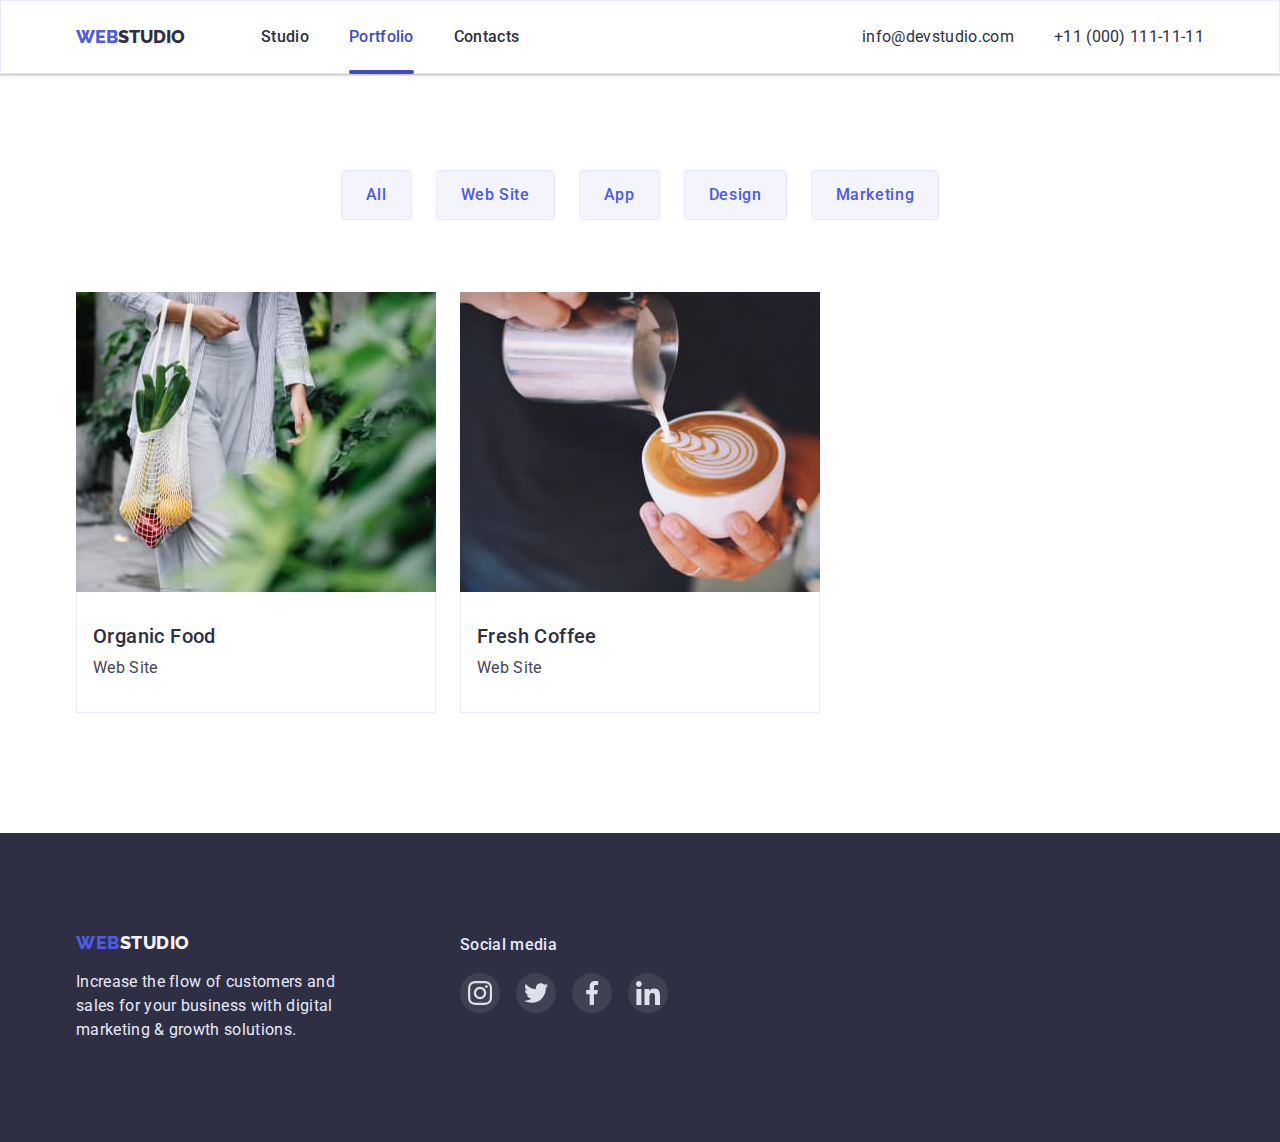
<file: website.html>
<!DOCTYPE html>
<html lang="en">

<head>
    <meta charset="UTF-8">
    <meta http-equiv="X-UA-Compatible" content="IE=edge">
    <meta name="viewport" content="width=device-width, initial-scale=1.0">
    <title>Document</title>
    <link rel="stylesheet"
        href="https://cdnjs.cloudflare.com/ajax/libs/modern-normalize/1.0.0/modern-normalize.min.css">


    <!-- fonts! -->
    <link rel="preconnect" href="https://fonts.googleapis.com">
    <link rel="preconnect" href="https://fonts.gstatic.com" crossorigin>
    <link
        href="https://fonts.googleapis.com/css2?family=Raleway:wght@800&family=Roboto:wght@100;400;500;700;900&display=swap"
        rel="stylesheet">
    <link rel="stylesheet" href="./css/styles.css">
</head>

<body>
    <header class="header">
        <div class="container header-container">
            <nav class="header-nav">
                <a href="./index.html" class="header-logo">Web<span>Studio</span></a>
                <ul class="header-ul">
                    <li class="header-item"><a class="header-link link" href="./index.html">Studio</a></li>
                    <li class="header-item"><a class="header-link active link" href="./portfolio.html">Portfolio</a>
                    </li>
                    <li class="header-item"><a class="header-link link" href="">Contacts</a></li>
                </ul>
            </nav>
            <address class="address">
                <ul class="address-list">
                    <li class="address-item"><a class="address-mail"
                            href="mailto:info@devstudio.com">info@devstudio.com</a>
                    </li>
                    <li class="address-item"><a class="address-tel" href="tel:+110001111111">+11 (000) 111-11-11</a>
                    </li>
                </ul>
            </address>
        </div>
    </header>

    <!-- Hero-->

    <main>
        <!-- Section 1-->
        <section class="portfolio">
            <div class="container pf-container">
                <h1 class="portfolio-title visually-hidden">Product`s list</h1>
                <ul class="button-list">
                    <li><a href="./portfolio.html"><button type="button" class="button-item">All</button></a> </li>
                    <li><a href="./website.html"><button type="button" class="button-item">Web Site</button></a></li>
                    <li><a href="./app.html"><button type="button" class="button-item">App</button></a></li>
                    <li><a href="./design.html"><button type="button" class="button-item">Design</button></a></li>
                    <li><a href="./marketing.html"><button type="button" class="button-item">Marketing</button></a>
                    </li>
                </ul>
                <ul class="portfolio-list">



                    <li class="portfolio-item list">
                        <a class="portfolio-anc" href="">
                            <div class="pf-top-wrap">
                                <img class="pf-img" src=" ./images/pf-8.jpg" alt="Organic Food" width="360">
                                <p class="pf-text-overlay">14 Stylish and User-Friendly App Design Concepts · Task
                                    Manager
                                    App · Calorie Tracker App
                                    · Exotic Fruit Ecommerce App ·
                                    Cloud Storage App</p>
                            </div>
                            <div class="pf-item-text">
                                <h2 class="portfolio-subtitle">Organic Food</h2>
                                <p class="portfolio-desc">Web Site</p>
                            </div>
                        </a>
                    </li>
                    <li class="portfolio-item list">
                        <a class="portfolio-anc" href="">
                            <div class="pf-top-wrap">
                                <img class="pf-img" src=" ./images/pf-9.jpg" alt="Fresh Coffee" width="360">
                                <p class="pf-text-overlay">14 Stylish and User-Friendly App Design Concepts · Task
                                    Manager
                                    App · Calorie Tracker App
                                    · Exotic Fruit Ecommerce App ·
                                    Cloud Storage App</p>
                            </div>
                            <div class="pf-item-text">
                                <h2 class="portfolio-subtitle">Fresh Coffee</h2>
                                <p class="portfolio-desc">Web Site</p>
                            </div>
                        </a>
                    </li>
                </ul>
            </div>
        </section>
    </main>

    <footer class="footer">
        <div class="footer-container container">
            <div class="footer-container-logo">
                <a href="./index.html" class="footer-logo">Web<span>Studio</span></a>
                <p class="footer-desc">Increase the flow of customers and sales for your business with
                    digital marketing &
                    growth solutions.</p>
            </div>

            <div class="social-media">
                <p class="footer-social-title">Social media</p>
                <ul class="social-list">
                    <li class="social-item">
                        <a class="social-link" href="">
                            <svg class="social-icon" width="24" height="24">
                                <use href="./images/symbol-defs.svg#icon-instagram">
                                </use>
                            </svg>
                        </a>
                    </li>
                    <li class="social-item">
                        <a class="social-link" href="">
                            <svg class="social-icon" width="24" height="24">
                                <use href="./images/symbol-defs.svg#icon-twitter"></use>
                            </svg>
                        </a>
                    </li>
                    <li class="social-item">
                        <a class="social-link" href="">
                            <svg class="social-icon" width="24" height="24">
                                <use href="./images/symbol-defs.svg#icon-facebook"></use>
                            </svg>
                        </a>
                    </li>
                    <li class="social-item">
                        <a class="social-link" href="">
                            <svg class="social-icon" width="24" height="24">
                                <use href="./images/symbol-defs.svg#icon-linkedin"></use>
                            </svg>
                        </a>
                    </li>

                </ul>
            </div>

        </div>
    </footer>
</body>

</html>
</file>
<file: css/styles.css>
:root {
  --main-title-color: #fff;
  --secondary-title-color: #2e2f42;
  --primary-brand-color: #4d5ae5;
  --pressed-state-color: #404bbf;
  --success-color: #31d0aa;
  --text-color: #434455;
  --subtle-text-color: #8e8f99;
  --accent-color: #e7e9fc;
  --light-color: #f4f4fd;
  --modal-overlay-color: #2e2f42 40 %;
  --hero-background-color: #2e2f42 70 %;
}
body {
  font-family: 'Roboto', sans-serif;
  background-color: var(--main-title-color);
  color: var(--secondary-title-color);
  margin: 0;
}
h1,
h2,
h3,
p {
  margin: 0;
  padding: 0;
}
ul {
  list-style: none;
  font-style: normal;
  margin: 0;
  padding: 0;
}
a {
  text-decoration: none;
}
.list {
  list-style: none;
  background-color: var(--main-title-color);
}

.visually-hidden {
  position: absolute;
  white-space: nowrap;
  width: 1px;
  height: 1px;
  overflow: hidden;
  border: 0;
  padding: 0;
  clip: rect(0 0 0 0);
  clip-path: inset(50%);
  margin: -1px;
}
.container {
  width: 1158px;
  padding: 0 15px;
  margin: 0 auto;
}
img {
  display: block;
  max-width: 100%;
  height: auto;
}
/* -----------------------header-------------------------- */
.header {
  border: 1px solid var(--accent-color);
  padding-top: 24px;
  padding-bottom: 24px;
  margin: 0;
  box-shadow: 0px 2px 1px rgba(46, 47, 66, 0.08),
    0px 1px 1px rgba(46, 47, 66, 0.16), 0px 1px 6px rgba(46, 47, 66, 0.08);
}
.header-container {
  display: flex;
  align-items: center;
}
.header-nav {
  display: flex;
  align-items: center;
}
.header-ul {
  display: flex;
  align-items: center;
  gap: 40px;
}
.header-logo {
  font-family: 'Raleway';
  font-weight: 800;
  font-size: 18px;
  text-transform: uppercase;
  line-height: 1.33;
  /* NAVY BLUE */
  color: var(--primary-brand-color);
  margin-right: 76px;
}

.header-logo > span {
  color: var(--secondary-title-color);
}
.header-link {
  font-family: 'Roboto';
  font-weight: 500;
  font-size: 16px;
  line-height: 1.5;
  letter-spacing: 0.02em;
  color: var(--secondary-title-color);
  padding-bottom: 4px;
  position: relative;
  transition: color 250ms cubic-bezier(0.4, 0, 0.2, 1);
}

.header-link.active::after {
  content: '';
  width: 100%;
  height: 4px;
  border-radius: 2px;
  color: var(--pressed-state-color);
  background-color: var(--pressed-state-color);
  position: absolute;
  left: 0px;
  bottom: -23.5px;
}
.header-ul > .header-link.active:active {
  color: var(--pressed-state-color);
}
address {
  font-size: 16px;
  font-weight: 400;
  line-height: 1.5;
  letter-spacing: 0.02em;
  margin: 0 0 0 auto;
  color: var(--secondary-title-color);
}
.address-list {
  display: flex;
  padding: 0;
  gap: 40px;
}
.address-mail {
  color: var(--secondary-title-color);
  transition: color 250ms cubic-bezier(0.4, 0, 0.2, 1);
}
.address-tel {
  color: var(--secondary-title-color);
  transition: color 250ms cubic-bezier(0.4, 0, 0.2, 1);
}
.active {
  color: var(--pressed-state-color);
}
.header-link:hover,
.header-link:focus,
.address-mail:hover,
.address-mail:focus,
.address-tel:hover,
.address-tel:focus {
  color: var(--pressed-state-color);
}

/* -----------------------------------hero-------------------------- */
.hero {
  max-width: 1440px;
  padding-top: 188px;
  padding-bottom: 188px;
  margin: 0px auto;
  /* background-color: var(--secondary-title-color); */
  background-image: linear-gradient(
      rgba(46, 47, 66, 0.7),
      rgba(46, 47, 66, 0.7)
    ),
    url('../images/hero.jpg');
  background-repeat: no-repeat;
  background-position: center;
  background-size: cover;
}

.hero-container {
}

.hero-title {
  font-size: 56px;
  line-height: 1.07;
  letter-spacing: 0.02em;
  color: var(--main-title-color);
  display: block;
  text-align: center;
  margin: 0px auto;
  max-width: 496px;
}
.hero-button {
  font-family: 'Roboto';
  font-weight: 500;
  font-size: 16px;
  line-height: 1.5;
  letter-spacing: 0.04em;

  align-self: center;
  cursor: pointer;
  min-width: 169px;
  border: 0;
  box-shadow: 0px 4px 4px rgba(0, 0, 0, 0.15);
  border-radius: 4px;
  color: var(--main-title-color);
  background-color: var(--primary-brand-color);

  display: block;
  padding: 16px 32px;
  margin: 48px auto 0;
  transition: background-color 250ms cubic-bezier(0.4, 0, 0.2, 1),
    box-shadow 250ms cubic-bezier(0.4, 0, 0.2, 1);
}
.hero-button:hover,
.hero-button:focus {
  background-color: var(--pressed-state-color);
  box-shadow: 0px 4px 4px rgba(0, 0, 0, 0.15);
}

.backdrop {
  width: 100%;
  height: 100%;
  background-color: rgba(46, 47, 66, 0.4);
  position: fixed;
  top: 0;
  left: 0;
  transition: visibility 250ms cubic-bezier(0.4, 0, 0.2, 1),
    opacity 250ms cubic-bezier(0.4, 0, 0.2, 1);
}
.modal {
  width: 408px;
  min-height: 576px;
  background-color: #fcfcfc;
  box-shadow: 0px 1px 1px rgba(0, 0, 0, 0.14), 0px 1px 3px rgba(0, 0, 0, 0.12),
    0px 2px 1px rgba(0, 0, 0, 0.2);
  border-radius: 4px;
  padding: 24px;
  position: absolute;
  top: 50%;
  left: 50%;
  transform: translate(-50%, -50%) scale(1);
  transition: transform 0.35s linear;
  overflow: auto;
  transition: transform 250ms cubic-bezier(0.4, 0, 0.2, 1);
}
.x-button {
  display: flex;
  justify-content: center;
  align-items: center;
  margin-left: auto;
  width: 24px;
  height: 24px;
  border-radius: 50%;
  border: 1px solid rgba(0, 0, 0, 0.1);
  margin-bottom: 24px;

  background-color: var(--accent-color);
  color: var(--secondary-title-color);
  cursor: pointer;
  transition: color 250ms cubic-bezier(0.4, 0, 0.2, 1),
    background-color 250ms cubic-bezier(0.4, 0, 0.2, 1),
    border-color 250ms cubic-bezier(0.4, 0, 0.2, 1);
}
.x-icon {
  fill: currentColor;
}
.is-hidden {
  opacity: 0;
  visibility: hidden;
  pointer-events: none;
}
.backdrop.is-hidden .modal {
  transform: translate(-50%, -50%) scale(0);
}
.x-button:hover,
.x-button:focus {
  color: var(--main-title-color);
  background-color: var(--pressed-state-color);
  border-color: (--pressed-state-color);
}
.x-button > .x-icon:hover,
.x-button > .x-icon::focus {
  fill: var(--main-title-color);
}
/* ----------------Adv-------------------------- */
.advan-list {
  display: flex;
}
.Advantages {
  padding: 120px 0 120px 0;
}
.adv-icon {
  display: flex;
  align-items: center;
  justify-content: center;
  max-width: 264px;
  height: 112px;
  background-color: var(--light-color);
  border-radius: 4px;
  padding: 0;
  margin: 0;
}
.adv-icon-space {
}
.Advantages-item {
  font-weight: 500;
  font-size: 20px;
  line-height: 1.2;
  letter-spacing: 0.02em;
  /* NAVY BLUE */
  color: var(--secondary-title-color);
  margin-top: 8px;
  margin-bottom: 12px;
  padding: 0px;
}

.Advantages-desc {
  font-size: 16px;
  line-height: 1.5;
  letter-spacing: 0.02em;
  /* SLATE */
  color: var(--text-color);
  margin: 0px;
  padding: 0px;
}
.adv-list {
  display: flex;
  flex-wrap: wrap;
  gap: 40px;
  padding: 0px 100px;
  margin: 0px;
}
.advlist-item {
  max-width: 264px;
  margin-right: 24px;
}
.advlist-item:last-child {
  margin-right: 0px;
}

/* -------------product-------------- */
.product-container {
  margin-top: 0px;
  padding-bottom: 120px;
}
.product {
  font-size: 36px;
  line-height: 1.11;
  letter-spacing: 0.02em;
  text-transform: capitalize;
  /* NAVY BLUE */
  color: var(--secondary-title-color);

  text-align: center;
  align-items: center;
  margin-top: 0px;
  margin-bottom: 72px;
}
.product-list {
  display: flex;
  gap: 24px;
}
.product-item {
  display: block;
  max-width: 100%;
  height: auto;
}
/* ------------------     team        -------------- */
.team-container {
}
.ourteam {
  background-color: var(--light-color);
  width: 100%;
  padding-top: 120px;
  padding-bottom: 120px;
}
.team-list-member {
  background-color: var(--main-title-color);
  box-shadow: 0px 1px 6px rgba(46, 47, 66, 0.08),
    0px 1px 1px rgba(46, 47, 66, 0.16), 0px 2px 1px rgba(46, 47, 66, 0.08);
  border-radius: 0px 0px 4px 4px;
  width: calc((100% - 3 * 24px) / 4);
}
.team {
  font-size: 36px;
  line-height: 1.11;
  /* identical to box height, or 111% */
  letter-spacing: 0.02em;
  text-transform: capitalize;
  /* NAVY BLUE */
  color: var(--secondary-title-color);

  text-align: center;
  padding: 0px;
  margin: 0px auto 72px;
}
.team-list {
  display: flex;
  align-items: center;
  gap: 24px;
}
.team-member {
  font-weight: 500;
  font-size: 20px;
  line-height: 1.2;
  /* identical to box height, or 120% */
  letter-spacing: 0.02em;

  color: var(--secondary-title-color);
  text-align: center;
  margin: 0px auto 0px;
  padding: 0;
}
.team-position {
  font-size: 16px;
  line-height: 1.5;
  /* identical to box height, or 150% */
  letter-spacing: 0.02em;
  /* SLATE */
  color: var(--text-color);
  text-align: center;
  margin: 8px auto 0px;
  padding: 0;
}
.team-item-text {
  margin: 0;
  padding: 32px 16px;
}
/* -------------------------social-links--------------------------- */
.team-social {
  height: 10px;
  padding: 0;
  margin: 0;
}
.team-social-list {
  display: flex;
  gap: 24px;
  list-style: none;
  margin-top: 8px;
}
.team-social-link {
  display: flex;
  justify-content: center;
  align-items: center;
  width: 40px;
  height: 40px;
  background-color: var(--primary-brand-color);
  border-radius: 50%;
  transition: background-color 250ms cubic-bezier(0.4, 0, 0.2, 1);
}
.team-social-item {
  transition: background-color 250ms cubic-bezier(0.4, 0, 0.2, 1);
  border-radius: 50%;
}
.team-social-icon {
}

.team-social-link:hover,
.team-social-link:focus,
.team-social-item:hover,
.team-social-item:focus {
  background-color: var(--pressed-state-color);
  border-radius: 50%;
}

/* ----------------------------footer---------------------- */
.footer {
  background-color: var(--secondary-title-color);
  width: 100%;
  padding: 100px 0 100px 0;
}
.footer-container {
  display: flex;
  justify-content: flex-start;

  max-width: 1158px;
}
.footer-logo {
  display: inline-block;
  font-family: 'Raleway';
  font-weight: 800;
  font-size: 18px;
  line-height: calc (21 / 18);
  letter-spacing: 0.03em;
  text-transform: uppercase;
  color: var(--primary-brand-color);
  padding-right: 0px;
  margin: 0px;
  max-width: 264px;
}
.footer-logo > span {
  color: var(--light-color);
}
.footer-container-logo {
  display: flex;
  flex-direction: column;

  max-width: 700px;
  padding: 0;
  margin: 0px 120px 0px 0px;
}

.footer-desc {
  font-size: 16px;
  line-height: 1.5;
  letter-spacing: 0.02em;
  color: var(--accent-color);
  margin: 16px 0 0 0px;
  padding: 0px;
  max-width: 264px;
}
.footer-social-title {
  font-size: 16px;
  line-height: 1.5;
  font-weight: 500;
  letter-spacing: 0.02em;
  color: var(--accent-color);
  margin: 0px 0px 16px 0px;
  padding: 0px;
}

.form-box {
  margin-left: auto;
}

.form-footer {
  display: flex;

  padding: 0px;
  margin: 0px;
  align-items: center;
  /* border: 1px red solid; */
}

.subs-title {
  display: block;
  font-weight: 500;
  font-family: inherit;
  font-size: 16px;
  line-height: 1.5;
  letter-spacing: 0.04em;
  text-align: left;
  color: var(--main-title-color);
  margin-bottom: 16px;
  margin-left: auto;
}

.email-foot {
  font-size: 12px;
  line-height: 2;
  width: 264px;
  height: 40px;
  padding-left: 16px;
  background-color: var(--secondary-title-color);
  color: var(--main-title-color);
  border: 1px solid #ffffff;
  border-radius: 4px;
  outline: none;
  transition: border-color 250ms cubic-bezier(0.4, 0, 0.2, 1);
}

.email-foot:hover,
.email-foot:focus {
  border-color: var(--primary-brand-color);
}
.email-foot::placeholder {
  font-size: 12px;
  line-height: 2;
  letter-spacing: 0.04em;
  color: var(--main-title-color);
}
.subscribe {
}

.subscribe-but {
  width: 165px;
  height: 40px;
  font-weight: 500;
  font-size: 16px;
  line-height: 1.5;
  letter-spacing: 0.04em;

  background-color: var(--primary-brand-color);
  color: var(--main-title-color);
  padding: 8px auto 8px 24px;

  border: none;
  border-radius: 4px;
  margin-left: 24px;
  cursor: pointer;
  outline: none;

  transition: background-color 250ms cubic-bezier(0.4, 0, 0.2, 1),
    box-shadow 250ms cubic-bezier(0.4, 0, 0.2, 1);
}
.icon-send {
  fill: var(--main-title-color);
  margin-bottom: -4px;
  margin-left: 16px;
}
.subscribe-but:hover,
.subscribe-but:focus {
  background-color: var(--pressed-state-color);
  box-shadow: 0px 4px 4px rgba(0, 0, 0, 0.15);
}

/* -------------------------social-links--------------------------- */
.social {
  height: 40px;
  margin: auto 0px;
}
.social-list {
  display: flex;
  gap: 16px;
  list-style: none;
}
.social-link {
  display: flex;
  justify-content: center;
  align-items: center;
  width: 40px;
  height: 40px;
  margin: auto 0px;

  background-color: rgba(255, 255, 255, 0.1);
  opacity: 0.9;
  border-radius: 50%;
  transition: background-color 250ms cubic-bezier(0.4, 0, 0.2, 1);
}
.social-item {
  border-radius: 50%;
  transition: background-color 250ms cubic-bezier(0.4, 0, 0.2, 1);
}
.social-icon {
}

.social-link:hover,
.social-link:focus,
.social-item:hover,
.social-item:focus {
  background-color: var(--success-color);
}

/* ---------------------portfolio ---------------------------*/
.portfolio {
  padding-top: 96px;
  padding-bottom: 120px;
}
.button-list,
.header-ul,
.header-address {
  text-decoration: none;
  list-style-type: none;
}
.button-list {
  display: flex;
  justify-content: center;
  align-items: center;

  gap: 24px;
  margin: 00px auto 72px;
}
.button-item {
  font-family: inherit;
  font-weight: 500;
  font-size: 16px;
  line-height: 1.5;
  letter-spacing: 0.04em;
  align-self: center;
  align-items: center;
  padding: 12px 24px;

  border-radius: 4px;
  border: 1px solid var(--accent-color);
  color: var(--primary-brand-color);
  background: var(--light-color);
  cursor: pointer;
  transition: color 250ms cubic-bezier(0.4, 0, 0.2, 1),
    background-color 250ms cubic-bezier(0.4, 0, 0.2, 1),
    border-color 250ms cubic-bezier(0.4, 0, 0.2, 1),
    box-shadow 250ms cubic-bezier(0.4, 0, 0.2, 1);
}

.button-list .button-item:hover,
.button-list .button-item:focus {
  color: var(--main-title-color);
  background-color: var(--pressed-state-color);
  border-color: var(--pressed-state-color);
  box-shadow: 0px 3px 1px rgba(0, 0, 0, 0.1), 0px 2px 1px rgba(0, 0, 0, 0.08),
    0px 2px 2px rgba(0, 0, 0, 0.12);
}
.portfolio-list {
  display: flex;
  flex-wrap: wrap;
  gap: 48px 24px;
}
.pf-item-text {
  padding: 32px 16px;
  border-right: 1px solid var(--accent-color);
  border-bottom: 1px solid var(--accent-color);
  border-left: 1px solid var(--accent-color);
  overflow: hidden;
}
.portfolio-subtitle {
  font-weight: 500;
  font-size: 20px;
  line-height: 1.2;
  letter-spacing: 0.02em;
  /* NAVY BLUE */
  color: var(--secondary-title-color);
}
.portfolio-desc {
  font-size: 16px;
  line-height: 1.5;
  letter-spacing: 0.02em;
  /* SLATE */
  color: var(--text-color);
  padding: 0;
  margin-top: 8px;
}

.pf-text-overlay {
  font-family: 'Roboto';
  font-style: normal;
  font-weight: 400;
  font-size: 16px;
  line-height: 24px;
  letter-spacing: 0.02em;

  width: 100%;
  height: 300px;
  background-color: var(--primary-brand-color);

  color: var(--light-color);
  padding: 40px 32px 40px;
  position: absolute;
  top: 0;
  left: 0;
  transform: translateY(+100%);
  opacity: 0;
  overflow: auto;

  transition: transform 250ms cubic-bezier(0.4, 0, 0.2, 1),
    opacity 250ms cubic-bezier(0.4, 0, 0.2, 1);
}
.pf-top-wrap {
  position: relative;
  overflow: hidden;
}

.portfolio-anc:hover .pf-text-overlay,
.portfolio-anc:focus .pf-text-overlay {
  transform: translateY(0%);
  opacity: 1;
}

.portfolio-item {
  width: calc((100% - 2 * 24px) / 3);
}
.portfolio-item:nth-child(3n + 3) {
  margin-right: 0px;
}
.portfolio-item:nth-last-child(-n + 3) {
  margin-bottom: 0px;
}
.portfolio-anc {
  display: block;
  transition: box-shadow 250ms cubic-bezier(0.4, 0, 0.2, 1);
}
.portfolio-anc:hover,
.portfolio-anc:focus {
  box-shadow: 0px 1px 6px rgba(46, 47, 66, 0.08),
    0px 1px 1px rgba(46, 47, 66, 0.16), 0px 2px 1px rgba(46, 47, 66, 0.08);
}
/* ---------------CUSTOMERS----------------------------- */

.customers-container {
  background-color: var(--main-title-color);
}
.customers-section {
  width: 100%;
  padding-top: 120px;
  padding-bottom: 120px;
}
.customers {
  font-size: 36px;
  line-height: 1.11;
  letter-spacing: 0.02em;
  text-transform: capitalize;
  /* NAVY BLUE */
  color: var(--secondary-title-color);
  text-align: center;
  margin-bottom: 72px;
}
.customers-list {
  display: flex;
  justify-content: center;
  gap: 24px;
}
.customers-list > [href] {
  width: 100%;
  height: 100%;
}

.customers-anc {
  display: flex;
  align-items: center;
  justify-content: center;
  width: 168px;
  height: 88px;
  border: 1px solid #8e8f99;
  border-radius: 4px;
  fill: #8e8f99;
  transition: fill 250ms cubic-bezier(0.4, 0, 0.2, 1),
    border-color 250ms cubic-bezier(0.4, 0, 0.2, 1);
}
.customers-icon {
  display: block;
  width: 104px;
  height: 56px;
}

.customers-anc:hover,
.customers-anc:focus {
  border-color: var(--pressed-state-color);
  fill: var(--pressed-state-color);
}
/* -------------------------------form---------------------- */
.form-input {
  margin-bottom: 8px;
  width: 100%;
}

.form-title {
  font-weight: 500;
  font-size: 16px;
  line-height: 1.5;
  letter-spacing: 1%;
  color: var(--secondary-title-color);
  text-align: center;
  margin-bottom: 16px;
}
.form-label {
  display: block;

  font-weight: 400;
  font-size: 12px;
  line-height: 1.17;
  letter-spacing: 0.01rem;
  color: var(--subtle-text-color);
}
.form-span {
  position: relative;
}
.form-item {
  width: 100%;
  height: 40px;
  padding: 0px 38px;
  margin-top: 4px;

  border: 1px solid rgba(33, 33, 33, 0.2);
  border-radius: 4px;
  outline: none;

  cursor: text;
  transition: border-color 250ms cubic-bezier(0.4, 0, 0.2, 1);
}

.icon-form {
  position: absolute;
  left: 16px;
  top: 50%;
  transform: translateY(-50%);
  fill: var(--secondary-title-color);
  transition: fill 250ms cubic-bezier(0.4, 0, 0.2, 1);
}

.form-item:hover,
.form-item:focus,
.form-item-area:hover,
.form-item-area:focus {
  border-color: var(--primary-brand-color);
}

.form-item:hover + .icon-form {
  fill: var(--pressed-state-color);
}

.form-input-cb {
  margin-bottom: 16px;
  width: 100%;
}

.form-item-area {
  width: 100%;
  height: 120px;
  display: block;
  border: 1px solid rgba(33, 33, 33, 0.2);
  outline: none;
  border-radius: 4px;
  margin-top: 4px;
  padding: 8px 16px;

  resize: none;
}

.form-item-area::placeholder {
  align-items: end;
  font-weight: 400;
  font-size: 12px;
  line-height: 1.17;
  letter-spacing: 0.02em;
  color: var(--subtle-text-color);
  padding: 8px auto auto 16px;
}
.privacy {
  display: block;
  color: var(--primary-brand-color);
  text-decoration: underline;
}

.form-checkbox {
  font-weight: 400;
  font-size: 12px;
  line-height: 1.17;
  letter-spacing: 4%;
  color: var(--subtle-text-color);

  display: flex;
  width: 100%;
  align-items: center;

  transition: background-color 250ms cubic-bezier(0.4, 0, 0.2, 1),
    border-color 250ms cubic-bezier(0.4, 0, 0.2, 1);
}
.privacy {
}
.form-checkbox span {
  display: flex;
  justify-content: center;
  align-items: center;
  width: 16px;
  height: 16px;
  padding: 0px;

  border: 1px solid rgb(33, 33, 33);
  border-radius: 2px;
  margin-right: 8px;
  fill: transparent;
  transition: fill 250ms cubic-bezier(0.4, 0, 0.2, 1);
}

.form-privacy:checked + .form-checkbox span {
  background-color: var(--pressed-state-color);
  border-color: var(--pressed-state-color);
  fill: var(--main-title-color);
}

.send-button {
  font-family: 'Roboto';
  font-weight: 500;
  font-size: 16px;
  line-height: 1.5;
  letter-spacing: 0.04em;

  align-self: center;
  cursor: pointer;
  width: 169px;
  border: 0;
  box-shadow: 0px 4px 4px rgba(0, 0, 0, 0.15);
  border-radius: 4px;
  color: var(--main-title-color);
  background-color: var(--primary-brand-color);

  display: block;
  padding: 16px 32px;
  margin: 24px auto 0px;
  transition: background-color 250ms cubic-bezier(0.4, 0, 0.2, 1),
    box-shadow 250ms cubic-bezier(0.4, 0, 0.2, 1);
}
.send-button:hover,
.send-button:focus {
  background-color: var(--pressed-state-color);
  box-shadow: 0px 4px 4px rgba(0, 0, 0, 0.15);
}
</file>
